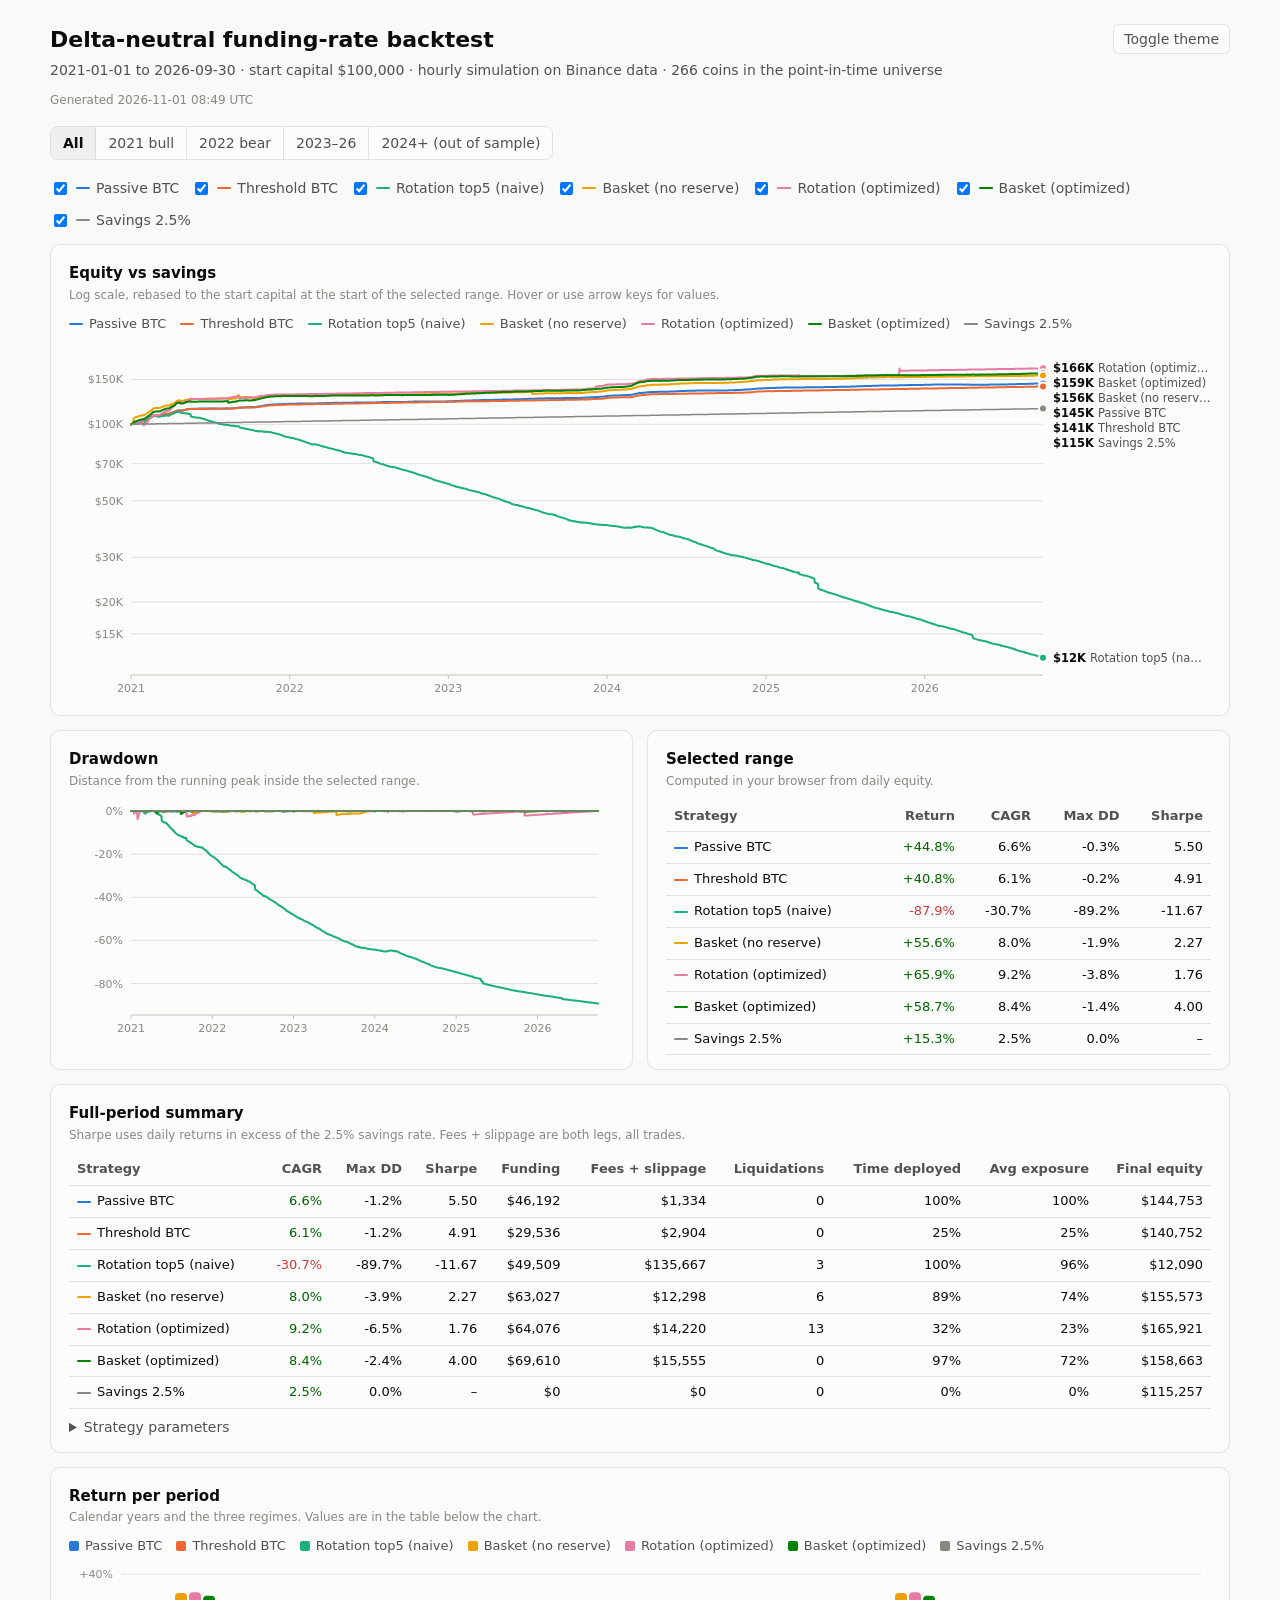
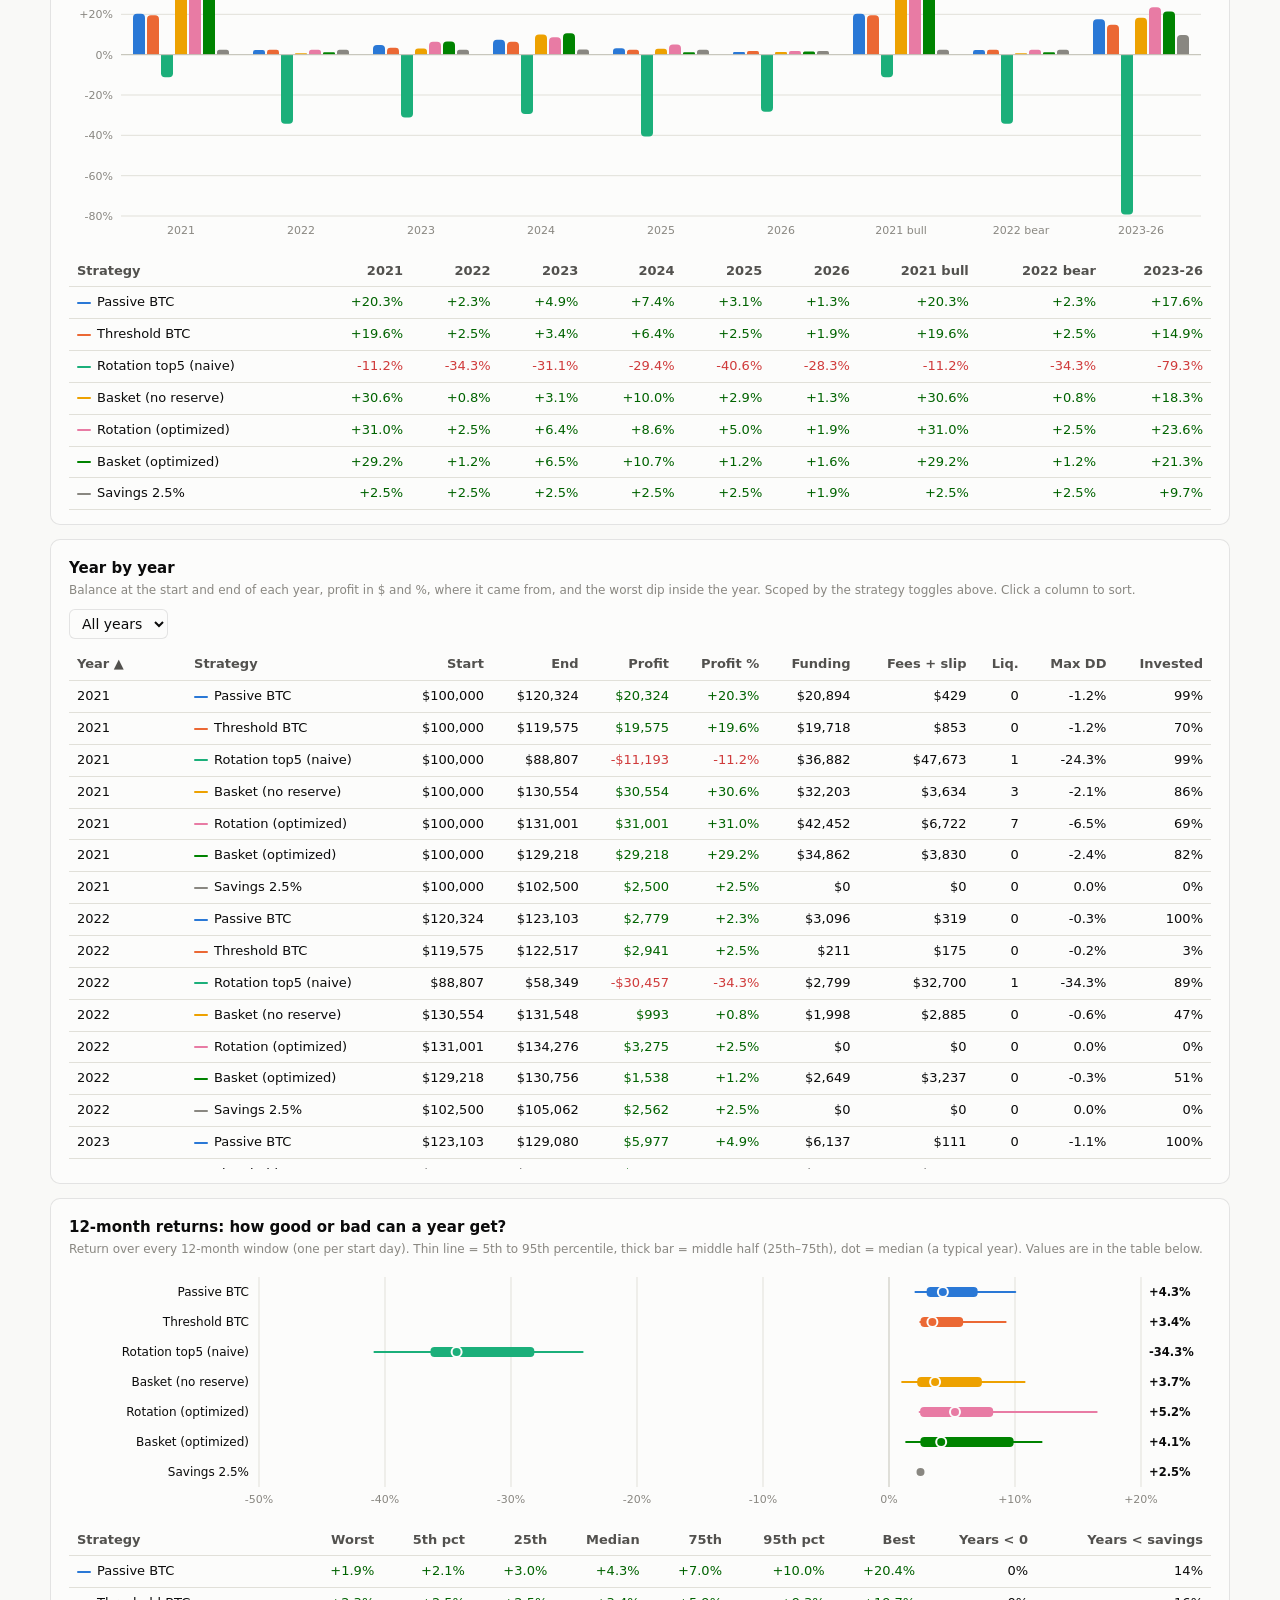
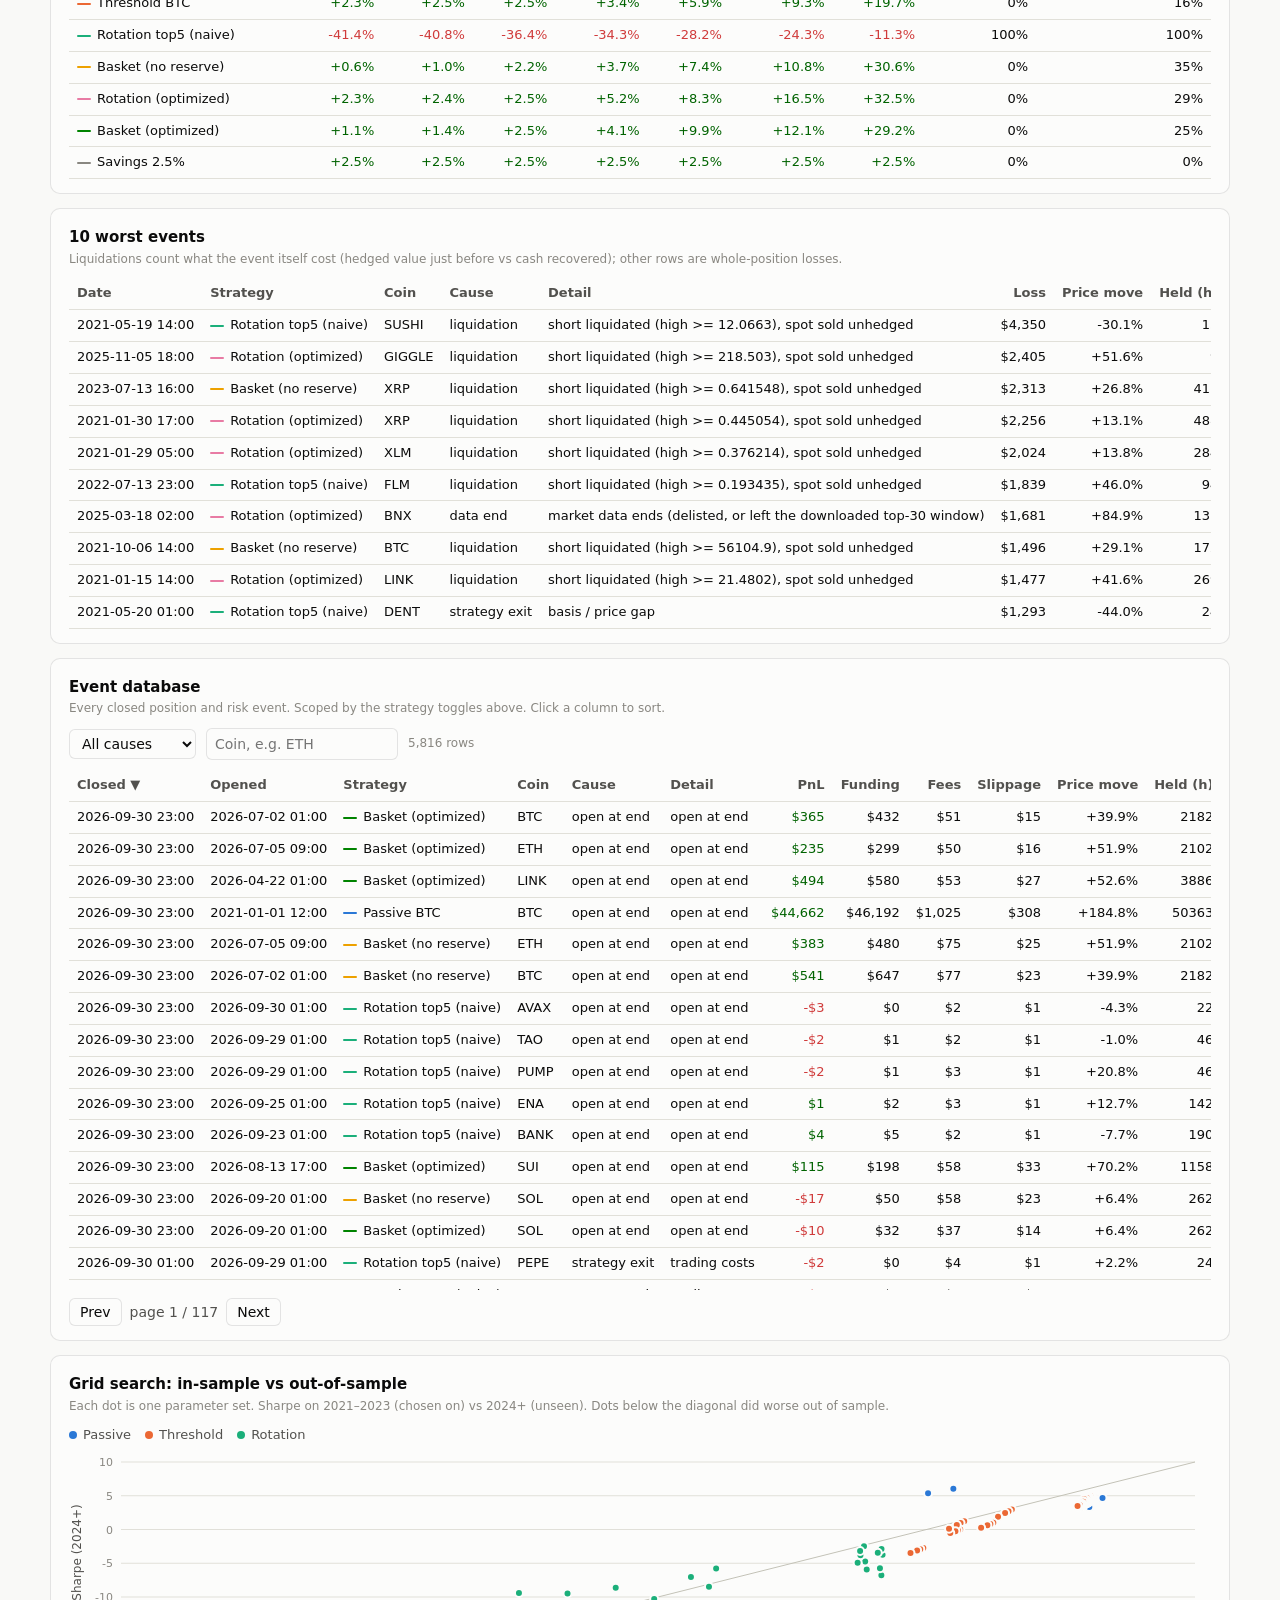
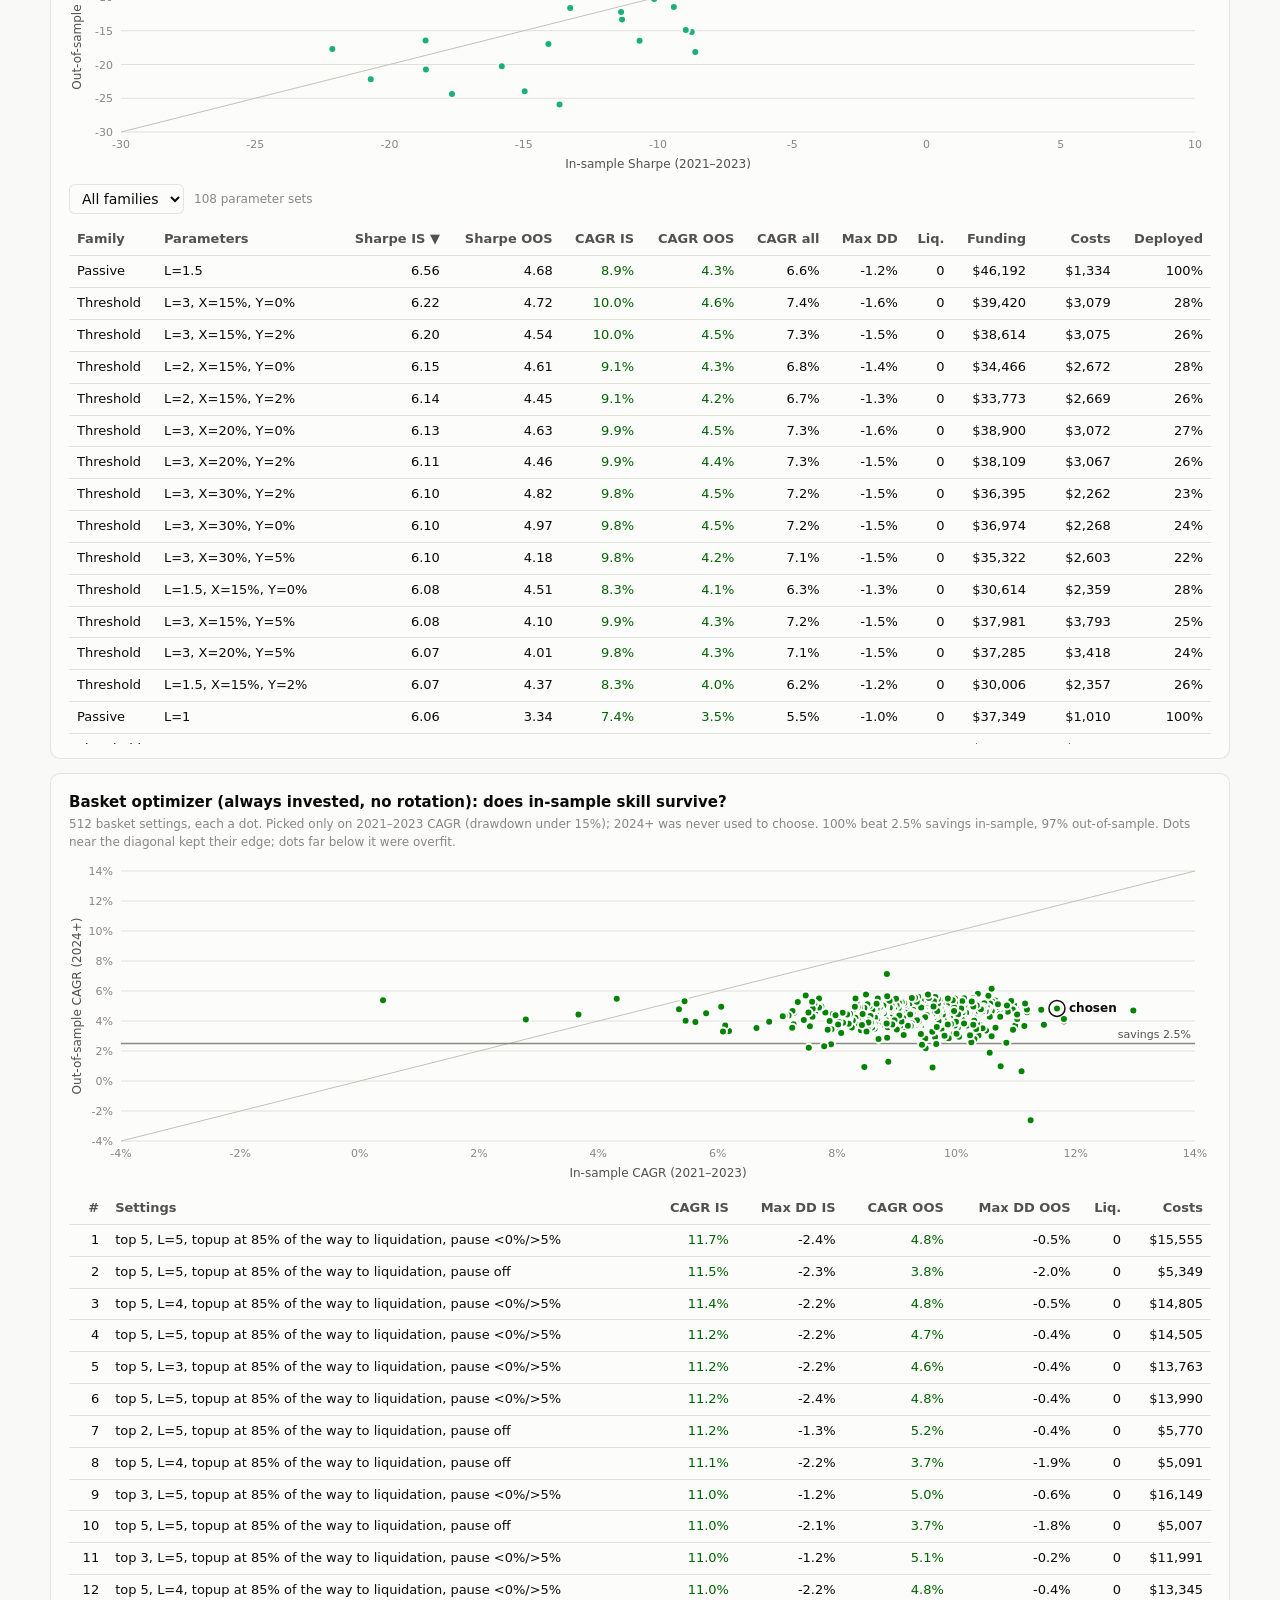
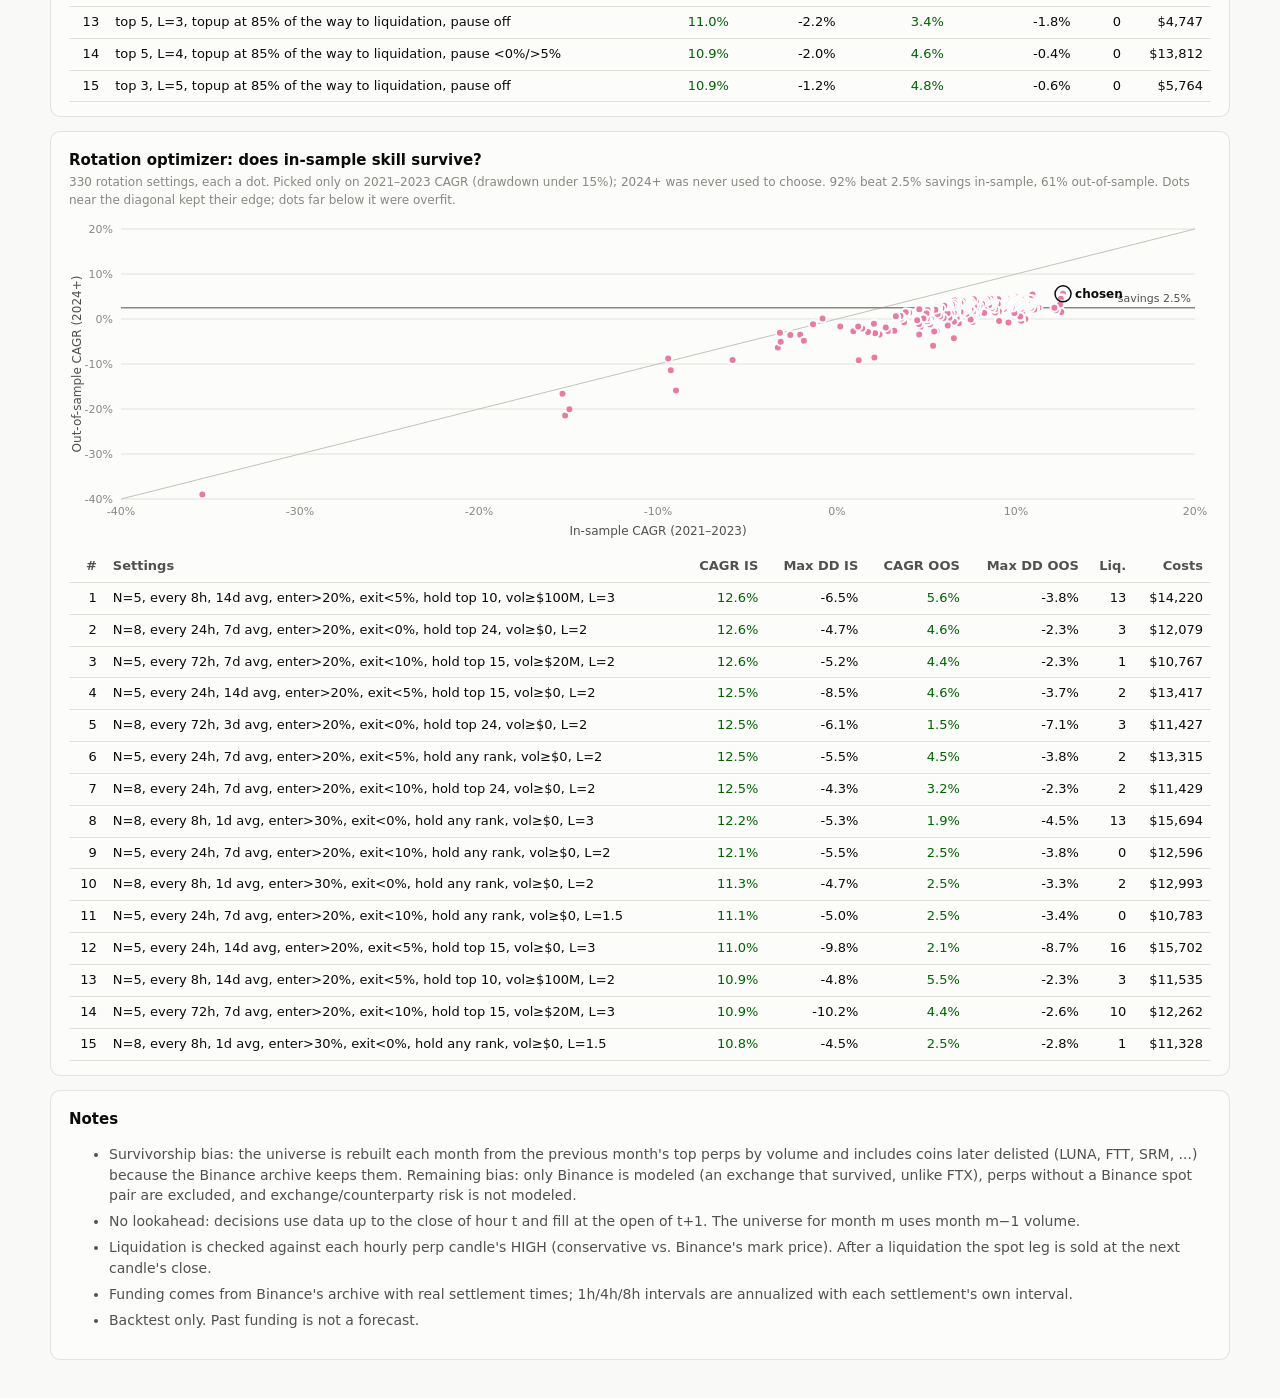
<file: index.html>
<!DOCTYPE html>
<html lang="en">
<head>
<meta charset="utf-8">
<meta name="viewport" content="width=device-width, initial-scale=1">
<title>Funding-rate backtest dashboard</title>
<!-- GitHub Pages serves this repo's root; the dashboard lives in docs/. -->
<meta http-equiv="refresh" content="0; url=docs/">
<link rel="canonical" href="docs/">
<script>location.replace("docs/" + location.search + location.hash);</script>
</head>
<body style="font-family: system-ui, sans-serif; padding: 24px;">
  <p>Opening the <a href="docs/">funding-rate backtest dashboard</a>…</p>
</body>
</html>
</file>
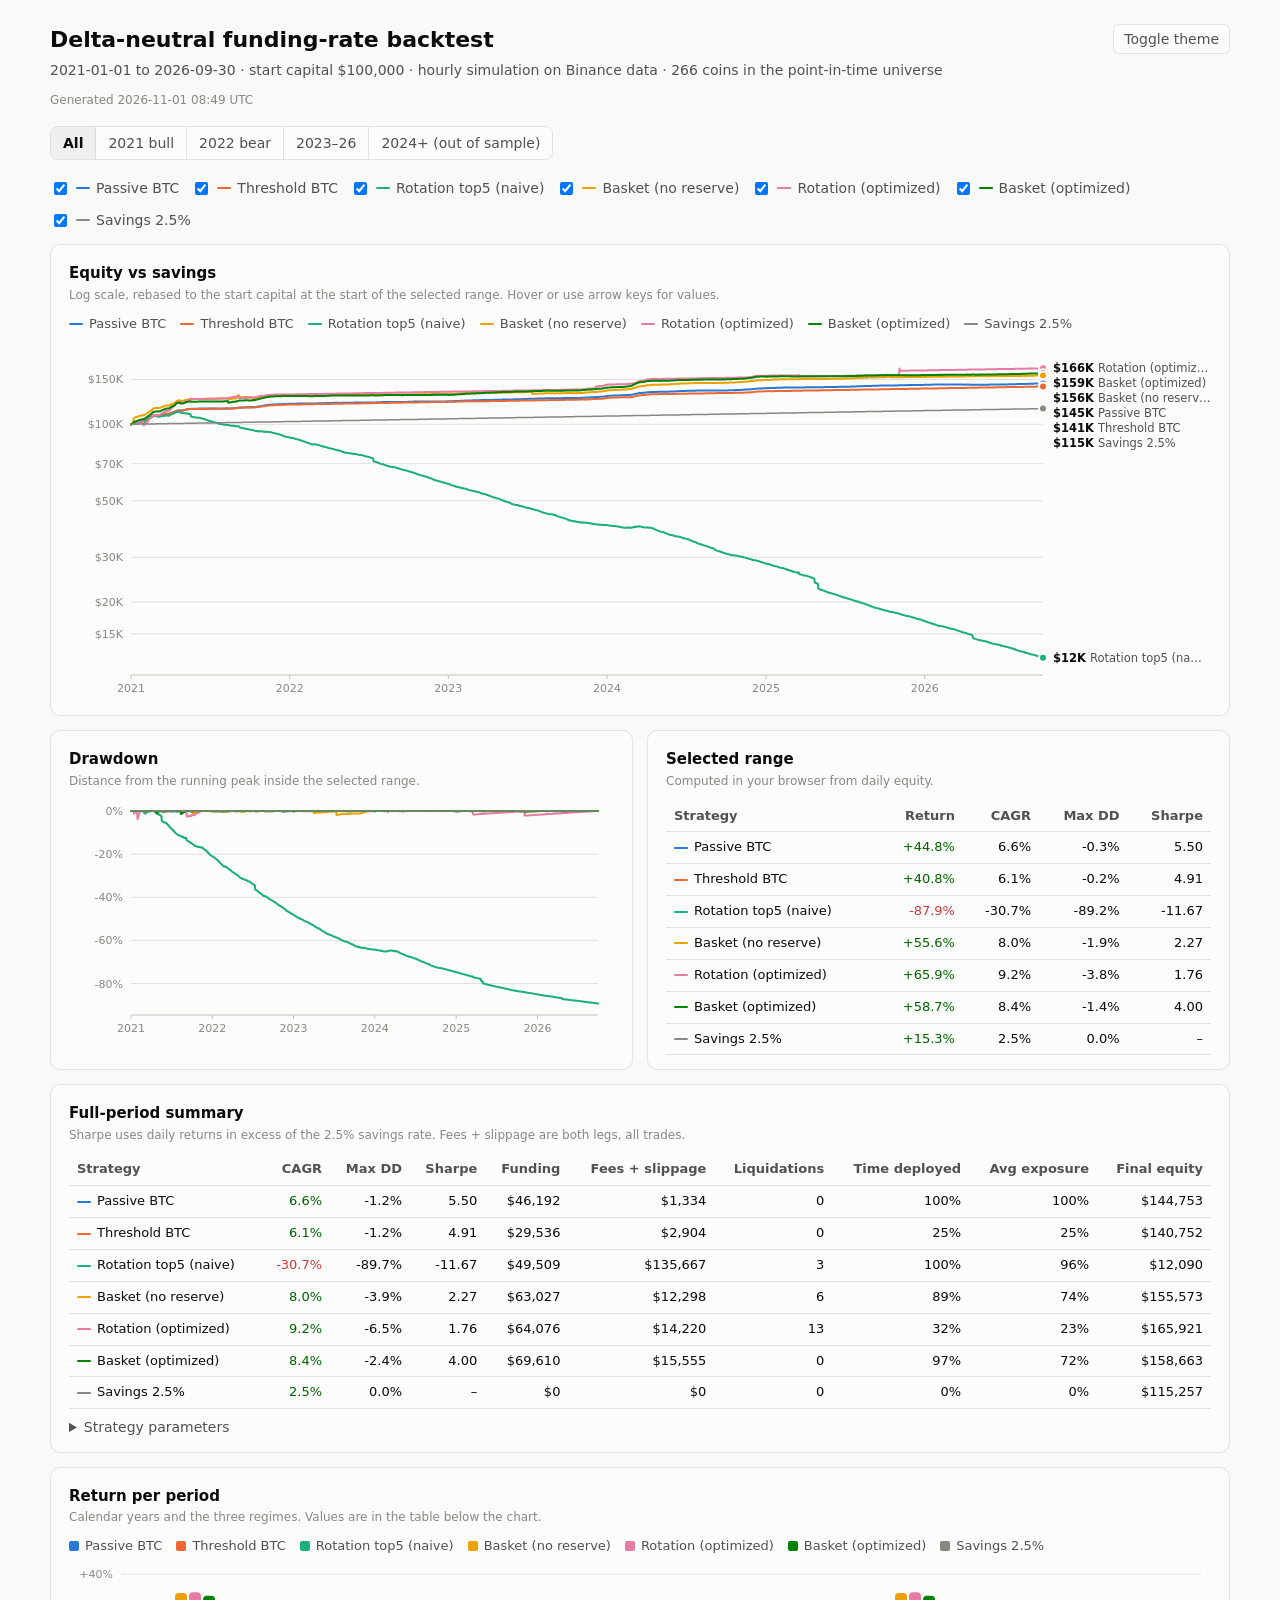
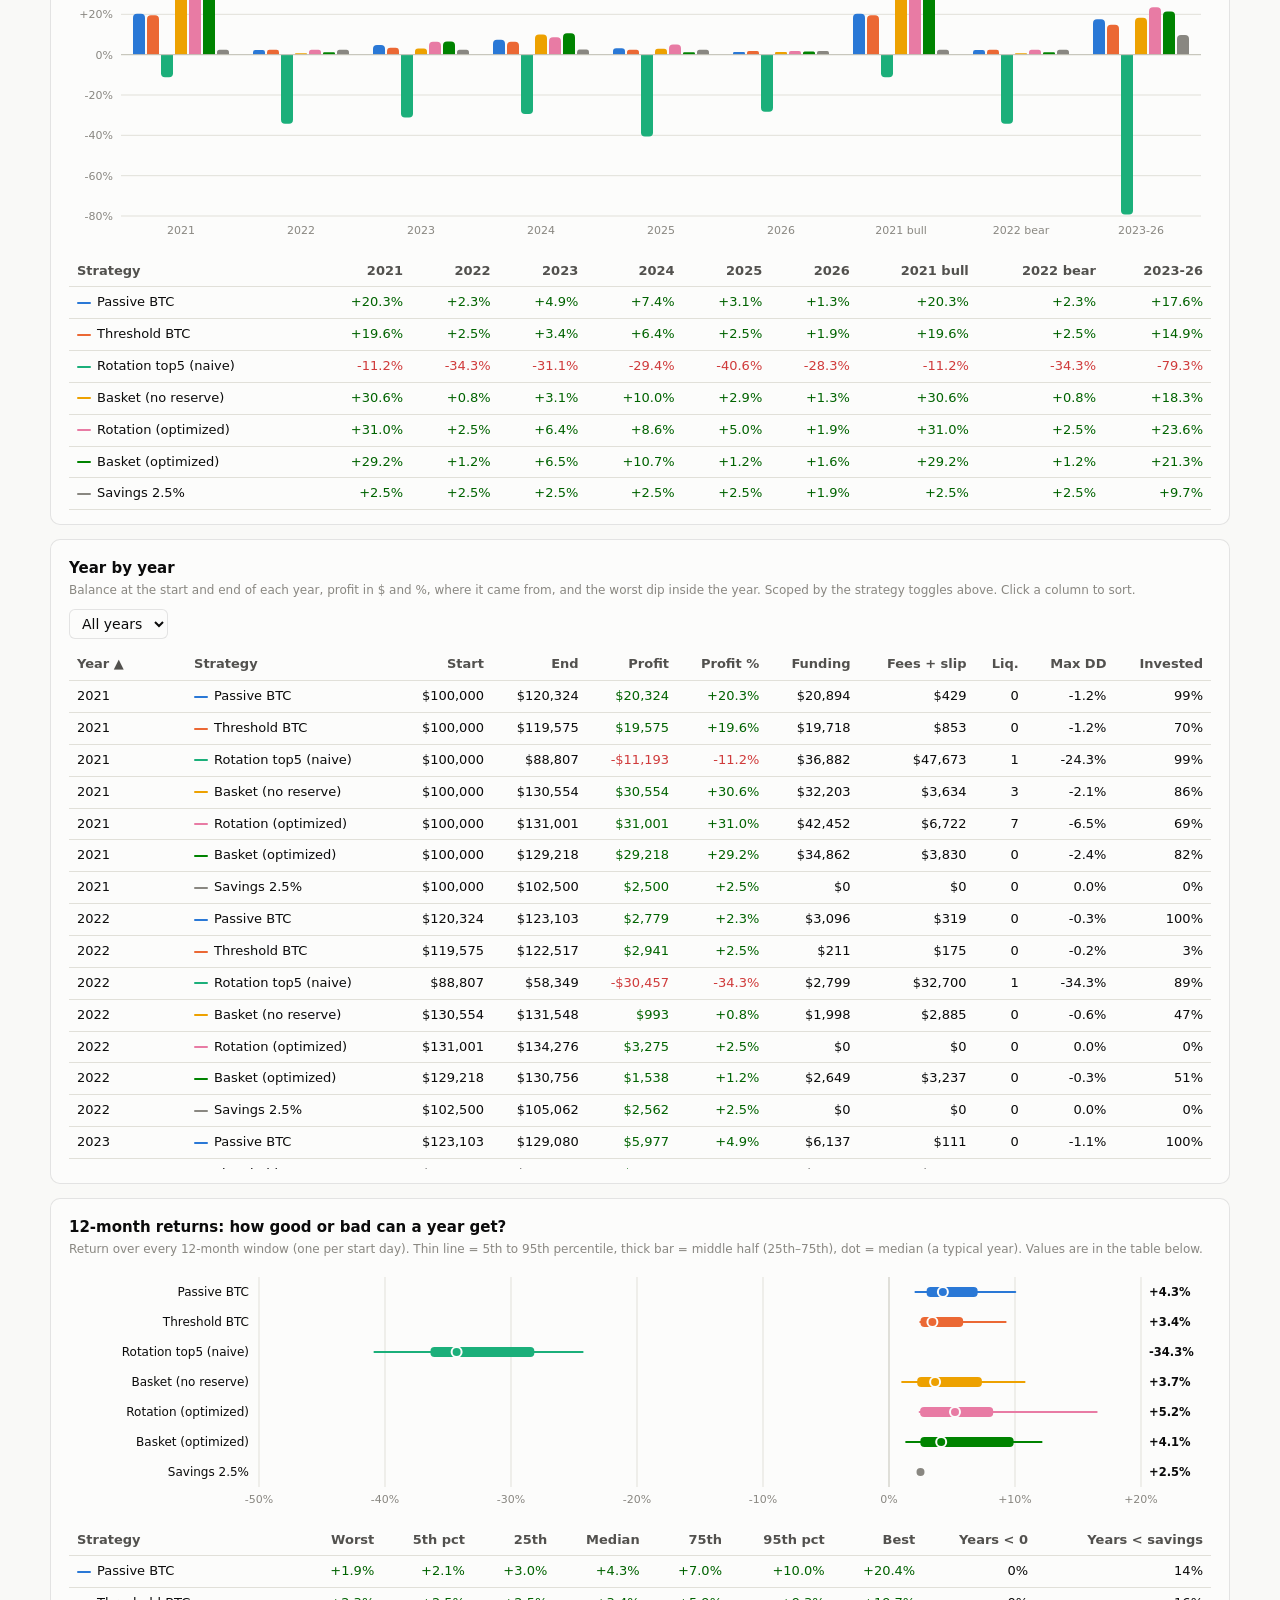
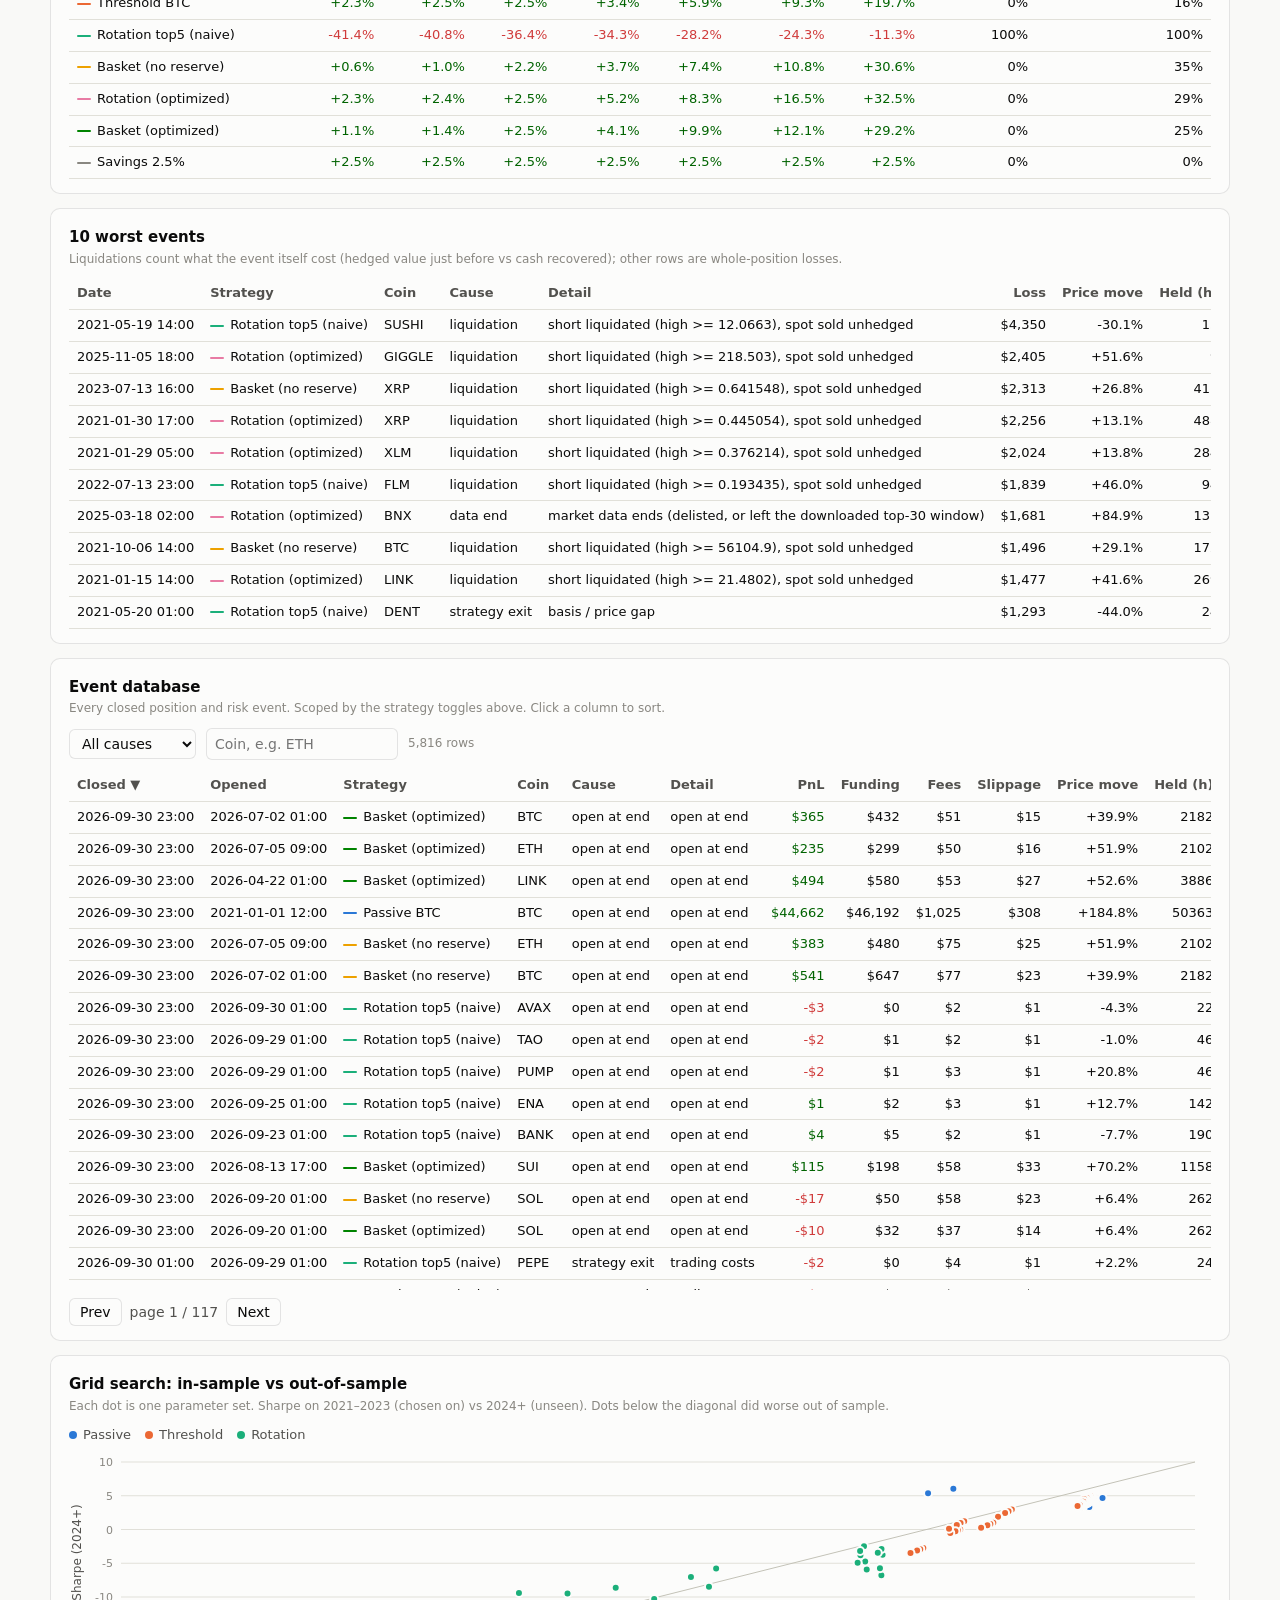
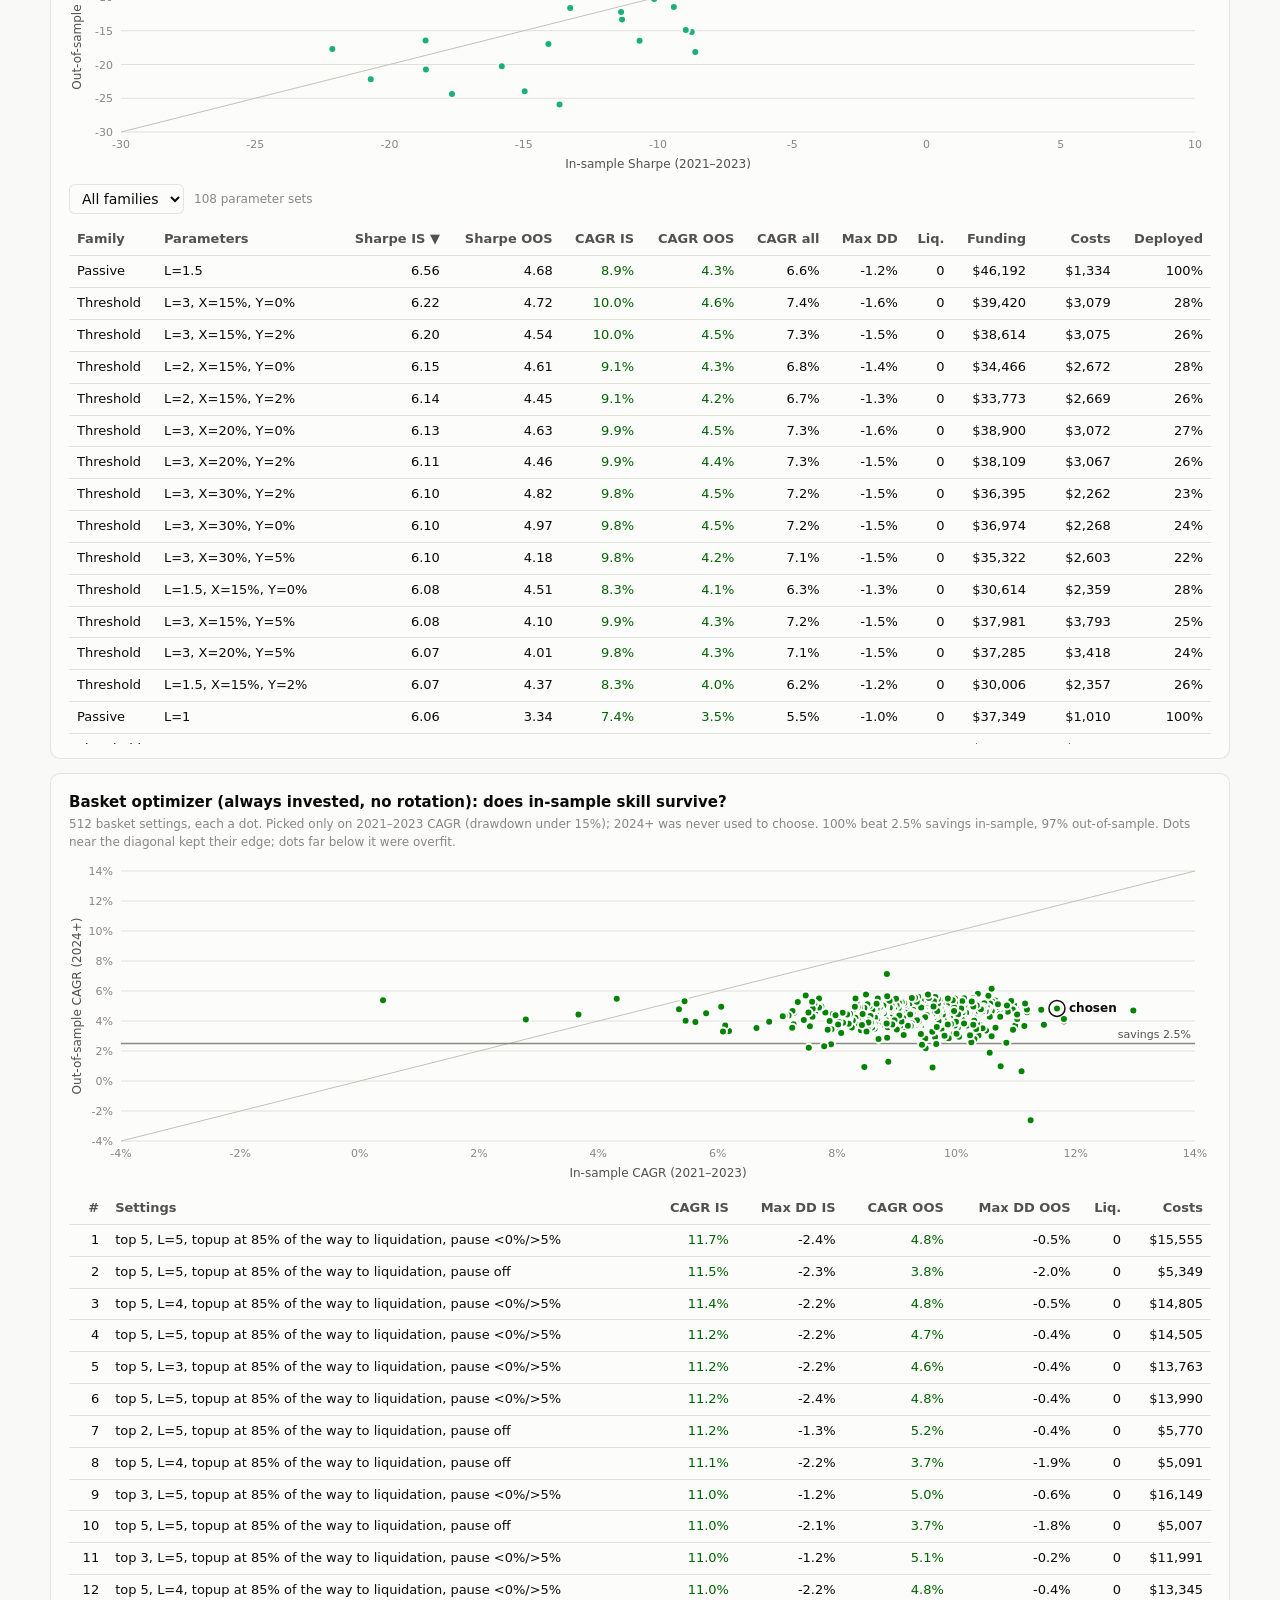
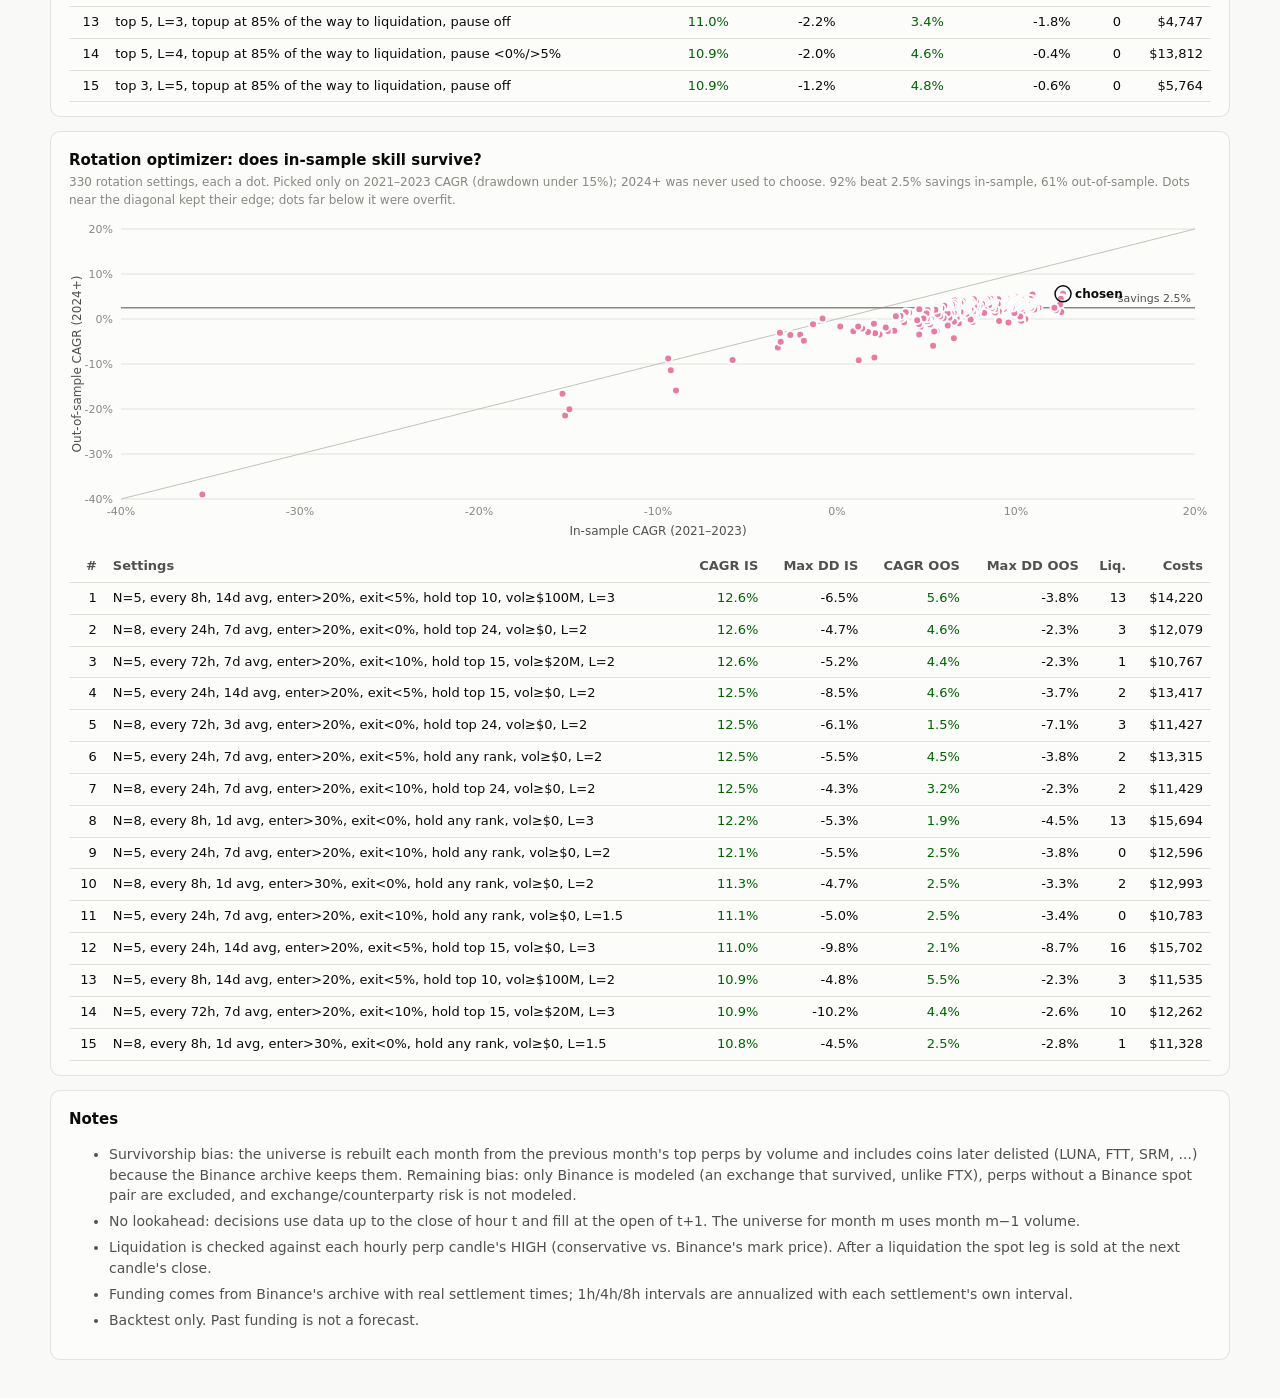
<file: docs/index.html>
<!DOCTYPE html>
<html lang="en">
<head>
<meta charset="utf-8">
<meta name="viewport" content="width=device-width, initial-scale=1">
<title>Funding-rate backtest dashboard</title>
<style>
  .viz-root {
    color-scheme: light;
    --page: #f9f9f7; --surface-1: #fcfcfb;
    --text-primary: #0b0b0b; --text-secondary: #52514e; --muted: #898781;
    --grid: #e1e0d9; --axis: #c3c2b7; --border: rgba(11,11,11,0.10); --wash: rgba(11,11,11,0.04);
    --s1: #2a78d6; --s2: #eb6834; --s3: #1baf7a; --s4: #eda100;
    --s5: #e87ba4; --s6: #008300; --s7: #6250d6; --s8: #e34948;
    --ref: #898781; --good: #006300; --critical: #d03b3b;
  }
  @media (prefers-color-scheme: dark) {
    :root:where(:not([data-theme="light"])) .viz-root {
      color-scheme: dark;
      --page: #0d0d0d; --surface-1: #1a1a19;
      --text-primary: #f0efec; --text-secondary: #c3c2b7; --muted: #898781;
      --grid: #2c2c2a; --axis: #383835; --border: rgba(255,255,255,0.10); --wash: rgba(255,255,255,0.05);
      --s1: #3987e5; --s2: #d95926; --s3: #199e70; --s4: #c98500;
      --s5: #d55181; --s6: #008300; --s7: #9085e9; --s8: #e66767;
      --ref: #898781; --good: #0ca30c; --critical: #e66767;
    }
  }
  :root[data-theme="dark"] .viz-root {
    color-scheme: dark;
    --page: #0d0d0d; --surface-1: #1a1a19;
    --text-primary: #f0efec; --text-secondary: #c3c2b7; --muted: #898781;
    --grid: #2c2c2a; --axis: #383835; --border: rgba(255,255,255,0.10); --wash: rgba(255,255,255,0.05);
    --s1: #3987e5; --s2: #d95926; --s3: #199e70; --s4: #c98500;
    --s5: #d55181; --s6: #008300; --s7: #9085e9; --s8: #e66767;
    --ref: #898781; --good: #0ca30c; --critical: #e66767;
  }
  * { box-sizing: border-box; }
  body { margin: 0; }
  .viz-root {
    background: var(--page); color: var(--text-primary); min-height: 100vh;
    font: 14px/1.45 system-ui, -apple-system, "Segoe UI", sans-serif; padding: 24px;
  }
  .wrap { max-width: 1180px; margin: 0 auto; }
  h1 { font-size: 22px; margin: 0 0 4px; font-weight: 650; }
  h2 { font-size: 15px; margin: 0 0 2px; font-weight: 600; }
  .sub { color: var(--text-secondary); margin: 0 0 4px; }
  .muted { color: var(--muted); font-size: 12px; }
  .card { background: var(--surface-1); border: 1px solid var(--border); border-radius: 10px;
          padding: 18px 18px 14px; margin: 14px 0; }
  .card > .muted { margin: 0 0 10px; }
  .filters { display: flex; flex-wrap: wrap; gap: 18px; align-items: center; margin: 16px 0 4px; }
  .seg { display: inline-flex; border: 1px solid var(--border); border-radius: 8px; overflow: hidden; }
  .seg button { background: var(--surface-1); color: var(--text-secondary); border: 0; padding: 6px 12px;
                font: inherit; cursor: pointer; border-right: 1px solid var(--border); }
  .seg button:last-child { border-right: 0; }
  .seg button:hover { background: var(--wash); }
  .seg button[aria-pressed="true"] { color: var(--text-primary); font-weight: 650; background: var(--wash); }
  .toggles { display: flex; flex-wrap: wrap; gap: 12px; }
  .toggles label { display: inline-flex; align-items: center; gap: 6px; cursor: pointer; color: var(--text-secondary); }
  .key { display: inline-block; width: 14px; height: 2px; border-radius: 1px; }
  .legend { display: flex; flex-wrap: wrap; gap: 14px; margin: 0 0 8px; color: var(--text-secondary); font-size: 13px; }
  .legend span { display: inline-flex; align-items: center; gap: 6px; }
  .legend .dot { width: 8px; height: 8px; border-radius: 50%; display: inline-block; }
  .legend .rect { width: 10px; height: 10px; border-radius: 2px; display: inline-block; }
  .chart { position: relative; width: 100%; }
  .chart svg { display: block; width: 100%; overflow: visible; }
  .chart:focus-visible { outline: 2px solid var(--s1); outline-offset: 2px; }
  .tip { position: absolute; pointer-events: none; background: var(--surface-1); border: 1px solid var(--border);
         border-radius: 8px; padding: 8px 10px; font-size: 12px; box-shadow: 0 4px 14px rgba(0,0,0,0.12);
         min-width: 150px; display: none; z-index: 5; white-space: nowrap; }
  .tip .t { color: var(--text-secondary); margin-bottom: 4px; }
  .tip .row { display: flex; align-items: center; gap: 8px; }
  .tip .row b { font-variant-numeric: tabular-nums; min-width: 70px; text-align: right; }
  .tip .row span:last-child { color: var(--text-secondary); }
  .grid2 { display: grid; grid-template-columns: 1fr 1fr; gap: 14px; }
  @media (max-width: 860px) { .grid2 { grid-template-columns: 1fr; } }
  .grid2 .card { margin: 0; }
  table { border-collapse: collapse; width: 100%; font-size: 13px; }
  th, td { padding: 6px 8px; border-bottom: 1px solid var(--grid); text-align: left; white-space: nowrap; }
  th { color: var(--text-secondary); font-weight: 600; position: sticky; top: 0; background: var(--surface-1); }
  th.sortable { cursor: pointer; user-select: none; }
  th.sortable:hover { color: var(--text-primary); }
  td.num, th.num { text-align: right; font-variant-numeric: tabular-nums; }
  td .key { margin-right: 6px; vertical-align: middle; }
  .neg { color: var(--critical); }
  .pos { color: var(--good); }
  .scroll { overflow: auto; max-height: 520px; }
  .tablebar { display: flex; flex-wrap: wrap; gap: 10px; align-items: center; margin: 0 0 10px; }
  select, input[type="search"] { font: inherit; color: var(--text-primary); background: var(--surface-1);
       border: 1px solid var(--border); border-radius: 6px; padding: 5px 8px; }
  .pager { display: flex; gap: 8px; align-items: center; margin-top: 8px; color: var(--text-secondary); }
  .pager button { font: inherit; background: var(--surface-1); color: var(--text-primary);
                  border: 1px solid var(--border); border-radius: 6px; padding: 3px 10px; cursor: pointer; }
  .notes li { margin-bottom: 6px; color: var(--text-secondary); }
  .themebtn { float: right; font: inherit; background: var(--surface-1); color: var(--text-secondary);
              border: 1px solid var(--border); border-radius: 6px; padding: 4px 10px; cursor: pointer; }
  details summary { cursor: pointer; color: var(--text-secondary); margin-top: 8px; }
</style>
</head>
<body>
<div class="viz-root">
<div class="wrap">
  <button class="themebtn" id="themeBtn" type="button">Toggle theme</button>
  <h1>Delta-neutral funding-rate backtest</h1>
  <p class="sub" id="subtitle"></p>
  <p class="muted" id="generated"></p>

  <div class="filters" role="group" aria-label="Filters">
    <div class="seg" id="rangeSeg" role="group" aria-label="Date range"></div>
    <div class="toggles" id="toggles" role="group" aria-label="Strategies"></div>
  </div>

  <div class="card">
    <h2>Equity vs savings</h2>
    <p class="muted">Log scale, rebased to the start capital at the start of the selected range. Hover or use arrow keys for values.</p>
    <div class="legend" id="eqLegend"></div>
    <div class="chart" id="eqChart" tabindex="0" aria-label="Equity chart"></div>
  </div>

  <div class="grid2">
    <div class="card">
      <h2>Drawdown</h2>
      <p class="muted">Distance from the running peak inside the selected range.</p>
      <div class="chart" id="ddChart" tabindex="0" aria-label="Drawdown chart"></div>
    </div>
    <div class="card">
      <h2>Selected range</h2>
      <p class="muted">Computed in your browser from daily equity.</p>
      <div id="rangeTable"></div>
    </div>
  </div>

  <div class="card">
    <h2>Full-period summary</h2>
    <p class="muted" id="summaryNote"></p>
    <div class="scroll" id="summaryTable"></div>
    <details><summary>Strategy parameters</summary><div class="scroll" id="paramsTable"></div></details>
  </div>

  <div class="card">
    <h2>Return per period</h2>
    <p class="muted">Calendar years and the three regimes. Values are in the table below the chart.</p>
    <div class="legend" id="perLegend"></div>
    <div class="chart" id="perChart" aria-label="Return per period chart"></div>
    <div class="scroll" id="perTable" style="margin-top:12px"></div>
  </div>

  <div class="card">
    <h2>Year by year</h2>
    <p class="muted">Balance at the start and end of each year, profit in $ and %, where it came from, and the worst dip inside the year. Scoped by the strategy toggles above. Click a column to sort.</p>
    <div class="tablebar"><select id="yearSel" aria-label="Year"></select></div>
    <div class="scroll" id="yearTable"></div>
  </div>

  <div class="card">
    <h2>12-month returns: how good or bad can a year get?</h2>
    <p class="muted">Return over every 12-month window (one per start day). Thin line = 5th to 95th percentile, thick bar = middle half (25th–75th), dot = median (a typical year). Values are in the table below.</p>
    <div class="chart" id="rollChart" aria-label="12-month return distribution"></div>
    <div class="scroll" id="rollTable" style="margin-top:12px"></div>
  </div>

  <div class="card">
    <h2>10 worst events</h2>
    <p class="muted">Liquidations count what the event itself cost (hedged value just before vs cash recovered); other rows are whole-position losses.</p>
    <div class="scroll" id="worstTable"></div>
  </div>

  <div class="card">
    <h2>Event database</h2>
    <p class="muted">Every closed position and risk event. Scoped by the strategy toggles above. Click a column to sort.</p>
    <div class="tablebar">
      <select id="causeSel" aria-label="Cause"></select>
      <input type="search" id="coinSearch" placeholder="Coin, e.g. ETH" aria-label="Coin search">
      <span class="muted" id="evCount"></span>
    </div>
    <div class="scroll" id="eventsTable"></div>
    <div class="pager"><button id="prevPg" type="button">Prev</button><span id="pgInfo"></span><button id="nextPg" type="button">Next</button></div>
  </div>

  <div class="card" id="gridCard">
    <h2>Grid search: in-sample vs out-of-sample</h2>
    <p class="muted">Each dot is one parameter set. Sharpe on 2021–2023 (chosen on) vs 2024+ (unseen). Dots below the diagonal did worse out of sample.</p>
    <div class="legend" id="gridLegend"></div>
    <div class="chart" id="gridChart" aria-label="Grid search scatter"></div>
    <div class="tablebar" style="margin-top:12px">
      <select id="famSel" aria-label="Family"></select>
      <span class="muted" id="gridCount"></span>
    </div>
    <div class="scroll" id="gridTable"></div>
  </div>

  <div class="card" id="optBasketCard">
    <h2>Basket optimizer (always invested, no rotation): does in-sample skill survive?</h2>
    <p class="muted" id="optBasketNote"></p>
    <div class="chart" id="optBasketChart" aria-label="Basket optimizer scatter"></div>
    <div class="scroll" id="optBasketTable" style="margin-top:12px"></div>
  </div>

  <div class="card" id="optCard">
    <h2>Rotation optimizer: does in-sample skill survive?</h2>
    <p class="muted" id="optNote"></p>
    <div class="chart" id="optChart" aria-label="Rotation optimizer scatter"></div>
    <div class="scroll" id="optTable" style="margin-top:12px"></div>
  </div>

  <div class="card">
    <h2>Notes</h2>
    <ul class="notes" id="notes"></ul>
  </div>
</div>
</div>

<script src="data.js"></script>
<script>
(function () {
  "use strict";
  const D = window.BACKTEST;
  const NS = "http://www.w3.org/2000/svg";
  const root = document.querySelector(".viz-root");
  if (!D) { document.getElementById("subtitle").textContent = "No data.js found. Run: python funding_backtest/run.py"; return; }

  // ------------------------------------------------------------------ helpers
  const css = (v) => getComputedStyle(root).getPropertyValue(v).trim();
  const ALL = D.strategies.concat([D.savings_name]);
  const colorOf = (name) => name === D.savings_name ? css("--ref") : css("--s" + (D.strategies.indexOf(name) % 8 + 1));
  const FAMILY_SLOT = { Passive: 1, Threshold: 2, Rotation: 3 };   // same hues as the matching strategies
  const pct = (v, d = 1) => v == null ? "–" : (Math.abs(v) < 5e-7 ? 0 : v * 100).toFixed(d).replace(/^-(0\.?0*)$/, "$1") + "%";
  const spct = (v, d = 1) => { if (v == null) return "–"; if (Math.abs(v) < 5e-7) v = 0; const t = (v * 100).toFixed(d); return (v > 0 && !/^0\.?0*$/.test(t) ? "+" : "") + t.replace(/^-(0\.?0*)$/, "$1") + "%"; };
  const usd = (v) => v == null ? "–" : (v < 0 ? "-$" : "$") + Math.abs(Math.round(v)).toLocaleString("en-US");
  const num = (v, d = 2) => v == null ? "–" : Number(v).toFixed(d);
  const compactUsd = (v) => v >= 1e6 ? "$" + (v / 1e6).toFixed(v >= 1e7 ? 0 : 1) + "M" : v >= 1e4 ? "$" + Math.round(v / 1e3) + "K" : "$" + Math.round(v).toLocaleString("en-US");
  function el(tag, attrs, parent) {
    const e = tag.startsWith("svg:") ? document.createElementNS(NS, tag.slice(4)) : document.createElement(tag);
    for (const k in (attrs || {})) {
      if (k === "text") e.textContent = attrs[k]; else e.setAttribute(k, attrs[k]);
    }
    if (parent) parent.appendChild(e);
    return e;
  }
  function niceStep(span, n) {
    const raw = span / Math.max(n, 1), p = Math.pow(10, Math.floor(Math.log10(raw)));
    const m = raw / p; return (m < 1.5 ? 1 : m < 3 ? 2 : m < 7 ? 5 : 10) * p;
  }

  // ------------------------------------------------------------------ state
  const RANGES = [
    ["all", "All", D.start, D.end], ["2021", "2021 bull", "2021-01-01", "2021-12-31"],
    ["2022", "2022 bear", "2022-01-01", "2022-12-31"], ["2023", "2023–26", "2023-01-01", D.end],
    ["oos", "2024+ (out of sample)", "2024-01-01", D.end],
  ];
  const state = { range: "all", hidden: new Set(), page: 0, sort: { key: "time", dir: -1 }, gridSort: { key: "sharpe_is", dir: -1 } };

  document.getElementById("subtitle").textContent =
    `${D.start} to ${D.end} · start capital ${usd(D.initial_capital)} · hourly simulation on Binance data · ${D.universe_coins} coins in the point-in-time universe`;
  document.getElementById("generated").textContent = "Generated " + D.generated;

  // ------------------------------------------------------------------ filter row
  const seg = document.getElementById("rangeSeg");
  RANGES.forEach(([key, label]) => {
    const b = el("button", { type: "button", text: label, "aria-pressed": key === state.range }, seg);
    b.addEventListener("click", () => { state.range = key; seg.querySelectorAll("button").forEach((x) => x.setAttribute("aria-pressed", x === b)); renderRange(); });
  });
  const tog = document.getElementById("toggles");
  ALL.forEach((name) => {
    const lab = el("label", {}, tog);
    const cb = el("input", { type: "checkbox" }, lab); cb.checked = true;
    const k = el("span", { class: "key" }, lab); k.dataset.series = name;
    el("span", { text: name }, lab);
    cb.addEventListener("change", () => { cb.checked ? state.hidden.delete(name) : state.hidden.add(name); state.page = 0; renderAll(); });
  });
  const visible = () => ALL.filter((n) => !state.hidden.has(n));

  function paintKeys() {
    document.querySelectorAll("[data-series]").forEach((k) => { k.style.background = colorOf(k.dataset.series); });
  }
  function legend(host, names, shape) {
    host.textContent = "";
    names.forEach((n) => { const s = el("span", {}, host); el("span", { class: shape || "key", style: "background:" + colorOf(n) }, s); el("span", { text: n }, s); });
  }

  // ------------------------------------------------------------------ data slicing
  function rangeSlice() {
    const [, , a, b] = RANGES.find((r) => r[0] === state.range);
    const dates = D.equity.dates;
    let i0 = dates.findIndex((d) => d >= a); let i1 = dates.length - 1;
    while (i1 > 0 && dates[i1] > b) i1--;
    return { i0: Math.max(i0, 0), i1 };
  }
  function seriesFor(names, { i0, i1 }) {
    return names.map((n) => {
      const raw = D.equity.series[n];
      const base = i0 > 0 ? raw[i0 - 1] : D.initial_capital;
      const v = raw.slice(i0, i1 + 1).map((x) => x == null ? null : x / base * D.initial_capital);
      return { name: n, values: v, base };
    });
  }

  // ------------------------------------------------------------------ line chart (crosshair + tooltip)
  function lineChart(host, dates, series, opt) {
    host.textContent = "";
    const W = Math.max(host.clientWidth, 320), H = opt.height || 340;
    const m = { l: 62, r: opt.endLabels ? 168 : 16, t: 10, b: 26 };
    const w = W - m.l - m.r, h = H - m.t - m.b, n = dates.length;
    const svg = el("svg:svg", { viewBox: `0 0 ${W} ${H}`, height: H, role: "img", "aria-label": opt.label || "chart" }, host);
    let lo = Infinity, hi = -Infinity;
    series.forEach((s) => s.values.forEach((v) => { if (v != null) { lo = Math.min(lo, v); hi = Math.max(hi, v); } }));
    if (opt.zeroTop) hi = 0;
    if (!isFinite(lo)) return;
    if (lo === hi) { lo -= 1; hi += 1; }
    const f = opt.log ? Math.log10 : (x) => x;
    let flo = f(lo), fhi = f(hi); const pad = (fhi - flo) * 0.06; flo -= pad; if (!opt.zeroTop) fhi += pad;
    const X = (i) => m.l + (n <= 1 ? 0 : i / (n - 1) * w);
    const Y = (v) => m.t + h - (f(v) - flo) / (fhi - flo) * h;
    // y ticks
    let ticks = [];
    if (opt.log) {
      for (let e = Math.floor(flo) - 1; e <= Math.ceil(fhi); e++) [1, 1.5, 2, 3, 5, 7].forEach((k) => { const v = k * Math.pow(10, e); if (f(v) >= flo && f(v) <= fhi) ticks.push(v); });
      while (ticks.length > 7) ticks = ticks.filter((_, i) => i % 2 === 0);
    } else {
      const st = niceStep(hi - lo, 5);
      for (let v = Math.ceil((opt.zeroTop ? lo : lo) / st) * st; v <= hi + 1e-12; v += st) ticks.push(v);
    }
    const g = el("svg:g", {}, svg);
    ticks.forEach((v) => {
      const y = Y(v);
      el("svg:line", { x1: m.l, x2: m.l + w, y1: y, y2: y, stroke: css("--grid"), "stroke-width": 1 }, g);
      el("svg:text", { x: m.l - 8, y: y + 4, "text-anchor": "end", fill: css("--muted"), "font-size": 11, text: opt.fmtY(v) }, g);
    });
    // x ticks: years, or quarters when the range is short
    const short = n < 500;
    dates.forEach((d, i) => {
      const md = d.slice(5);
      if (md === "01-01" || (short && (md === "04-01" || md === "07-01" || md === "10-01"))) {
        el("svg:line", { x1: X(i), x2: X(i), y1: m.t + h, y2: m.t + h + 4, stroke: css("--axis") }, g);
        el("svg:text", { x: X(i), y: m.t + h + 17, "text-anchor": "middle", fill: css("--muted"), "font-size": 11, text: short ? d.slice(0, 7) : d.slice(0, 4) }, g);
      }
    });
    el("svg:line", { x1: m.l, x2: m.l + w, y1: m.t + h, y2: m.t + h, stroke: css("--axis") }, g);
    // lines
    series.forEach((s) => {
      let d = "", pen = false;
      s.values.forEach((v, i) => { if (v == null) { pen = false; return; } d += (pen ? "L" : "M") + X(i).toFixed(1) + "," + Y(v).toFixed(1); pen = true; });
      el("svg:path", { d, fill: "none", stroke: colorOf(s.name), "stroke-width": s.name === D.savings_name ? 1.5 : 2, "stroke-linejoin": "round", "stroke-linecap": "round" }, svg);
    });
    // direct end labels (de-collided)
    if (opt.endLabels) {
      const labs = series.map((s) => { let i = s.values.length - 1; while (i > 0 && s.values[i] == null) i--; return { s, i, y: Y(s.values[i]) }; }).sort((a, b) => a.y - b.y);
      for (let k = 1; k < labs.length; k++) if (labs[k].y - labs[k - 1].y < 15) labs[k].y = labs[k - 1].y + 15;
      labs.forEach(({ s, i, y }) => {
        el("svg:circle", { cx: X(i), cy: Y(s.values[i]), r: 4, fill: colorOf(s.name), stroke: css("--surface-1"), "stroke-width": 2 }, svg);
        const t = el("svg:text", { x: m.l + w + 10, y: y + 4, "font-size": 11.5, fill: css("--text-primary") }, svg);
        el("svg:tspan", { "font-weight": 650, text: opt.fmtEnd(s.values[i]) + " " }, t);
        el("svg:tspan", { fill: css("--text-secondary"), text: s.name.length > 18 ? s.name.slice(0, 17) + "…" : s.name }, t);
      });
    }
    // hover layer
    const cross = el("svg:line", { y1: m.t, y2: m.t + h, stroke: css("--axis"), "stroke-width": 1, visibility: "hidden" }, svg);
    const dots = series.map((s) => el("svg:circle", { r: 4, fill: colorOf(s.name), stroke: css("--surface-1"), "stroke-width": 2, visibility: "hidden" }, svg));
    const tip = el("div", { class: "tip" }, host);
    const hit = el("svg:rect", { x: m.l, y: m.t, width: w, height: h, fill: "transparent" }, svg);
    let cur = -1;
    function show(i) {
      cur = Math.max(0, Math.min(n - 1, i));
      const x = X(cur);
      cross.setAttribute("x1", x); cross.setAttribute("x2", x); cross.setAttribute("visibility", "visible");
      tip.textContent = ""; el("div", { class: "t", text: dates[cur] }, tip);
      series.map((s, k) => ({ s, k, v: s.values[cur] })).sort((a, b) => (b.v ?? -1e18) - (a.v ?? -1e18)).forEach(({ s, k, v }) => {
        const d = dots[k];
        if (v == null) { d.setAttribute("visibility", "hidden"); return; }
        d.setAttribute("cx", x); d.setAttribute("cy", Y(v)); d.setAttribute("visibility", "visible");
        const row = el("div", { class: "row" }, tip);
        el("span", { class: "key", style: "background:" + colorOf(s.name) }, row);
        el("b", { text: opt.fmtTip(v) }, row); el("span", { text: s.name }, row);
      });
      tip.style.display = "block";
      const scale = host.clientWidth / W;
      const left = x * scale + 14, tw = tip.offsetWidth;
      tip.style.left = (left + tw > host.clientWidth ? x * scale - tw - 14 : left) + "px";
      tip.style.top = (m.t + 6) + "px";
    }
    function hide() { cross.setAttribute("visibility", "hidden"); dots.forEach((d) => d.setAttribute("visibility", "hidden")); tip.style.display = "none"; }
    hit.addEventListener("pointermove", (e) => { const r = svg.getBoundingClientRect(); const px = (e.clientX - r.left) * W / r.width; show(Math.round((px - m.l) / w * (n - 1))); });
    hit.addEventListener("pointerleave", hide);
    host.onkeydown = (e) => {
      if (e.key === "ArrowRight" || e.key === "ArrowLeft") { e.preventDefault(); const step = e.shiftKey ? 30 : 1; show((cur < 0 ? n - 1 : cur) + (e.key === "ArrowRight" ? step : -step)); }
      if (e.key === "Escape") hide();
    };
    host.onblur = hide;
  }

  // ------------------------------------------------------------------ grouped column chart
  function columnChart(host, groups, series, fmt) {
    host.textContent = "";
    const W = Math.max(host.clientWidth, 320), H = 280, m = { l: 52, r: 10, t: 10, b: 28 };
    const w = W - m.l - m.r, h = H - m.t - m.b;
    const svg = el("svg:svg", { viewBox: `0 0 ${W} ${H}`, height: H }, host);
    let lo = 0, hi = 0;
    series.forEach((s) => s.values.forEach((v) => { if (v != null) { lo = Math.min(lo, v); hi = Math.max(hi, v); } }));
    const st = niceStep(hi - lo || 1, 5); lo = Math.floor(lo / st) * st; hi = Math.ceil(hi / st) * st;
    const Y = (v) => m.t + h - (v - lo) / (hi - lo) * h;
    for (let v = lo; v <= hi + 1e-9; v += st) {
      el("svg:line", { x1: m.l, x2: m.l + w, y1: Y(v), y2: Y(v), stroke: css("--grid") }, svg);
      el("svg:text", { x: m.l - 8, y: Y(v) + 4, "text-anchor": "end", fill: css("--muted"), "font-size": 11, text: spct(v, 0) }, svg);
    }
    const gw = w / groups.length, ns = series.length;
    const bw = Math.min(24, (gw * 0.8 - (ns - 1) * 2) / ns);
    const tip = el("div", { class: "tip" }, host);
    groups.forEach((gname, gi) => {
      const x0 = m.l + gi * gw + (gw - (ns * bw + (ns - 1) * 2)) / 2;
      el("svg:text", { x: m.l + gi * gw + gw / 2, y: m.t + h + 18, "text-anchor": "middle", fill: css("--muted"), "font-size": 11, text: gname }, svg);
      series.forEach((s, si) => {
        const v = s.values[gi]; if (v == null) return;
        const x = x0 + si * (bw + 2), y0 = Y(0), y1 = Y(v), r = Math.min(4, Math.abs(y1 - y0) / 2, bw / 2);
        const up = v >= 0, top = Math.min(y0, y1), bot = Math.max(y0, y1);
        const d = up
          ? `M${x},${bot}V${top + r}Q${x},${top} ${x + r},${top}H${x + bw - r}Q${x + bw},${top} ${x + bw},${top + r}V${bot}Z`
          : `M${x},${top}V${bot - r}Q${x},${bot} ${x + r},${bot}H${x + bw - r}Q${x + bw},${bot} ${x + bw},${bot - r}V${top}Z`;
        const p = el("svg:path", { d, fill: colorOf(s.name), tabindex: 0 }, svg);
        const hitR = el("svg:rect", { x: x - 1, y: Math.min(top, y0 - 12) - 6, width: bw + 2, height: Math.max(bot - top, 12) + 12, fill: "transparent" }, svg);
        const on = () => {
          p.setAttribute("opacity", 0.75);
          tip.textContent = ""; el("div", { class: "t", text: gname }, tip);
          const row = el("div", { class: "row" }, tip); el("span", { class: "key", style: "background:" + colorOf(s.name) }, row);
          el("b", { text: fmt(v) }, row); el("span", { text: s.name }, row);
          tip.style.display = "block";
          const sc = host.clientWidth / W; let left = (x + bw + 8) * sc; if (left + tip.offsetWidth > host.clientWidth) left = x * sc - tip.offsetWidth - 8;
          tip.style.left = left + "px"; tip.style.top = Math.max(0, top * sc - 10) + "px";
        };
        const off = () => { p.removeAttribute("opacity"); tip.style.display = "none"; };
        [p, hitR].forEach((t) => { t.addEventListener("pointerenter", on); t.addEventListener("pointerleave", off); });
        p.addEventListener("focus", on); p.addEventListener("blur", off);
      });
    });
    el("svg:line", { x1: m.l, x2: m.l + w, y1: Y(0), y2: Y(0), stroke: css("--axis") }, svg);
  }

  // ------------------------------------------------------------------ scatter (nearest-point hover)
  // opt: {xLabel, yLabel, tick(v), color(p), tipRows(p) -> [[value, label]], refY, refYLabel}
  function scatter(host, pts, opt) {
    host.textContent = "";
    const W = Math.max(host.clientWidth, 320), H = 320, m = { l: 52, r: 16, t: 10, b: 40 };
    const w = W - m.l - m.r, h = H - m.t - m.b;
    const svg = el("svg:svg", { viewBox: `0 0 ${W} ${H}`, height: H }, host);
    const xs = pts.map((p) => p.x), ys = pts.map((p) => p.y);
    let lo = Math.min(...xs, ...ys), hi = Math.max(...xs, ...ys); const st = niceStep(hi - lo || 1, 6);
    lo = Math.floor(lo / st) * st; hi = Math.ceil(hi / st) * st;
    const X = (v) => m.l + (v - lo) / (hi - lo) * w, Y = (v) => m.t + h - (v - lo) / (hi - lo) * h;
    for (let v = lo; v <= hi + 1e-9; v += st) {
      el("svg:line", { x1: m.l, x2: m.l + w, y1: Y(v), y2: Y(v), stroke: css("--grid") }, svg);
      el("svg:text", { x: m.l - 8, y: Y(v) + 4, "text-anchor": "end", fill: css("--muted"), "font-size": 11, text: opt.tick(v) }, svg);
      el("svg:text", { x: X(v), y: m.t + h + 16, "text-anchor": "middle", fill: css("--muted"), "font-size": 11, text: opt.tick(v) }, svg);
    }
    el("svg:text", { x: m.l + w / 2, y: H - 4, "text-anchor": "middle", fill: css("--text-secondary"), "font-size": 12, text: opt.xLabel }, svg);
    el("svg:text", { x: 12, y: m.t + h / 2, "text-anchor": "middle", fill: css("--text-secondary"), "font-size": 12, transform: `rotate(-90 12 ${m.t + h / 2})`, text: opt.yLabel }, svg);
    el("svg:line", { x1: X(lo), y1: Y(lo), x2: X(hi), y2: Y(hi), stroke: css("--axis") }, svg);
    if (opt.refY != null && opt.refY > lo && opt.refY < hi) {
      el("svg:line", { x1: m.l, x2: m.l + w, y1: Y(opt.refY), y2: Y(opt.refY), stroke: css("--ref"), "stroke-width": 1.5 }, svg);
      el("svg:text", { x: m.l + w - 4, y: Y(opt.refY) - 6, "text-anchor": "end", fill: css("--text-secondary"), "font-size": 11, text: opt.refYLabel }, svg);
    }
    pts.forEach((p) => { p.cx = X(p.x); p.cy = Y(p.y); el("svg:circle", { cx: p.cx, cy: p.cy, r: 4, fill: opt.color(p), stroke: css("--surface-1"), "stroke-width": 2 }, svg); });
    pts.filter((p) => p.highlight).forEach((p) => {
      el("svg:circle", { cx: p.cx, cy: p.cy, r: 8, fill: "none", stroke: css("--text-primary"), "stroke-width": 1.5 }, svg);
      el("svg:text", { x: p.cx + 12, y: p.cy + 4, fill: css("--text-primary"), "font-size": 12, "font-weight": 650, text: p.highlight }, svg);
    });
    const ring = el("svg:circle", { r: 7, fill: "none", stroke: css("--text-primary"), "stroke-width": 1.5, visibility: "hidden" }, svg);
    const tip = el("div", { class: "tip" }, host);
    const hit = el("svg:rect", { x: 0, y: 0, width: W, height: H, fill: "transparent" }, svg);
    hit.addEventListener("pointermove", (e) => {
      const r = svg.getBoundingClientRect(), px = (e.clientX - r.left) * W / r.width, py = (e.clientY - r.top) * H / r.height;
      let best = null, bd = 24 * 24;
      pts.forEach((p) => { const d = (p.cx - px) ** 2 + (p.cy - py) ** 2; if (d < bd) { bd = d; best = p; } });
      if (!best) { ring.setAttribute("visibility", "hidden"); tip.style.display = "none"; return; }
      ring.setAttribute("cx", best.cx); ring.setAttribute("cy", best.cy); ring.setAttribute("visibility", "visible");
      tip.textContent = ""; el("div", { class: "t", text: best.label }, tip);
      opt.tipRows(best).forEach(([v, k]) => {
        const row = el("div", { class: "row" }, tip); el("b", { text: v }, row); el("span", { text: k }, row);
      });
      tip.style.display = "block";
      const sc = host.clientWidth / W; let left = best.cx * sc + 12; if (left + tip.offsetWidth > host.clientWidth) left = best.cx * sc - tip.offsetWidth - 12;
      tip.style.left = left + "px"; tip.style.top = Math.max(0, best.cy * sc - 20) + "px";
    });
    hit.addEventListener("pointerleave", () => { ring.setAttribute("visibility", "hidden"); tip.style.display = "none"; });
  }

  // ------------------------------------------------------------------ tables
  function table(host, cols, rows, sortState, onSort) {
    host.textContent = "";
    const t = el("table", {}, host), thead = el("thead", {}, t), tr = el("tr", {}, thead);
    cols.forEach((c) => {
      const th = el("th", { class: (c.num ? "num " : "") + (onSort ? "sortable" : ""), text: c.label + (sortState && sortState.key === c.key ? (sortState.dir > 0 ? " ▲" : " ▼") : "") }, tr);
      if (onSort) th.addEventListener("click", () => onSort(c.key));
    });
    const tb = el("tbody", {}, t);
    rows.forEach((r) => {
      const row = el("tr", {}, tb);
      cols.forEach((c) => {
        const td = el("td", { class: c.num ? "num" : "" }, row);
        if (c.series) el("span", { class: "key", style: "background:" + colorOf(r[c.key]) }, td);
        td.appendChild(document.createTextNode(c.fmt ? c.fmt(r[c.key], r) : (r[c.key] ?? "–")));
        if (c.sign && r[c.key] != null) td.classList.add(r[c.key] < 0 ? "neg" : "pos");
      });
    });
  }
  function sortRows(rows, s) {
    return rows.slice().sort((a, b) => { const x = a[s.key], y = b[s.key]; if (x == null) return 1; if (y == null) return -1; return (x < y ? -1 : x > y ? 1 : 0) * s.dir; });
  }

  // ------------------------------------------------------------------ sections
  function renderRange() {
    const sl = rangeSlice(), names = visible();
    const dates = D.equity.dates.slice(sl.i0, sl.i1 + 1);
    const ser = seriesFor(names, sl);
    legend(document.getElementById("eqLegend"), names);
    lineChart(document.getElementById("eqChart"), dates, ser, { log: true, endLabels: true, height: 360, fmtY: compactUsd, fmtEnd: compactUsd, fmtTip: usd, label: "Equity" });
    const dd = ser.map((s) => { let pk = -Infinity; return { name: s.name, values: s.values.map((v) => { if (v == null) return null; pk = Math.max(pk, v); return v / pk - 1; }) }; });
    lineChart(document.getElementById("ddChart"), dates, dd, { zeroTop: true, height: 240, fmtY: (v) => pct(v, 0), fmtTip: (v) => pct(v, 2), label: "Drawdown" });
    // range metrics
    const rf = Math.pow(1.025, 1 / 365) - 1;
    const rows = ser.map((s) => {
      const vals = [s.base].concat(s.values.map((v) => v / D.initial_capital * s.base)).filter((v) => v != null);
      const tot = vals[vals.length - 1] / vals[0] - 1, yrs = (vals.length - 1) / 365;
      let pk = -Infinity, mdd = 0; vals.forEach((v) => { pk = Math.max(pk, v); mdd = Math.min(mdd, v / pk - 1); });
      const r = vals.slice(1).map((v, i) => v / vals[i] - 1), mu = r.reduce((a, b) => a + b, 0) / r.length;
      const sd = Math.sqrt(r.reduce((a, b) => a + (b - mu) ** 2, 0) / Math.max(r.length - 1, 1));
      return { strategy: s.name, ret: tot, cagr: Math.pow(1 + tot, 1 / yrs) - 1, mdd, sharpe: sd > 1e-6 ? (mu - rf) / sd * Math.sqrt(365) : null };
    });
    table(document.getElementById("rangeTable"), [
      { key: "strategy", label: "Strategy", series: true }, { key: "ret", label: "Return", num: true, fmt: (v) => spct(v), sign: true },
      { key: "cagr", label: "CAGR", num: true, fmt: (v) => pct(v) }, { key: "mdd", label: "Max DD", num: true, fmt: (v) => pct(v) },
      { key: "sharpe", label: "Sharpe", num: true, fmt: (v) => num(v) }], rows);
  }

  function renderSummary() {
    const names = new Set(visible());
    const rows = D.summary.filter((r) => names.has(r.strategy));
    document.getElementById("summaryNote").textContent = "Sharpe uses daily returns in excess of the 2.5% savings rate. Fees + slippage are both legs, all trades.";
    table(document.getElementById("summaryTable"), [
      { key: "strategy", label: "Strategy", series: true }, { key: "CAGR", label: "CAGR", num: true, fmt: (v) => pct(v), sign: true },
      { key: "Max drawdown", label: "Max DD", num: true, fmt: (v) => pct(v) }, { key: "Sharpe", label: "Sharpe", num: true, fmt: (v) => num(v) },
      { key: "Funding earned", label: "Funding", num: true, fmt: usd }, { key: "Fees + slippage", label: "Fees + slippage", num: true, fmt: usd },
      { key: "Liquidations", label: "Liquidations", num: true }, { key: "Time deployed", label: "Time deployed", num: true, fmt: (v) => pct(v, 0) },
      { key: "Avg exposure", label: "Avg exposure", num: true, fmt: (v) => pct(v, 0) }, { key: "Final equity", label: "Final equity", num: true, fmt: usd }], rows);
    const prow = D.strategies.filter((n) => names.has(n)).map((n) => ({ strategy: n, p: Object.entries(D.params[n]).map(([k, v]) => k + "=" + v).join(", ") }));
    table(document.getElementById("paramsTable"), [{ key: "strategy", label: "Strategy", series: true }, { key: "p", label: "Parameters" }], prow);
  }

  function renderPeriods() {
    const names = visible();
    const groups = [...new Set(D.periods.map((r) => r.period))];
    const val = (n, g) => { const r = D.periods.find((x) => x.strategy === n && x.period === g); return r ? r["Total return"] : null; };
    legend(document.getElementById("perLegend"), names, "rect");
    columnChart(document.getElementById("perChart"), groups, names.map((n) => ({ name: n, values: groups.map((g) => val(n, g)) })), (v) => spct(v));
    const rows = names.map((n) => { const r = { strategy: n }; groups.forEach((g) => r[g] = val(n, g)); return r; });
    table(document.getElementById("perTable"), [{ key: "strategy", label: "Strategy", series: true }].concat(groups.map((g) => ({ key: g, label: g, num: true, fmt: (v) => spct(v), sign: true }))), rows);
  }

  // ------------------------------------------------------------------ year by year
  const yearSel = document.getElementById("yearSel");
  ["All years"].concat([...new Set((D.years || []).map((r) => String(r.year)))]).forEach((y) => el("option", { value: y, text: y }, yearSel));
  yearSel.addEventListener("change", () => renderYears());
  state.yearSort = { key: "year", dir: 1 };
  function renderYears() {
    const names = new Set(visible()), y = yearSel.value;
    let rows = (D.years || []).filter((r) => names.has(r.strategy) && (y === "All years" || String(r.year) === y))
      .map((r) => ({ ...r, yearLabel: r.months >= 12 ? String(r.year) : `${r.year} (${r.months} mo)`, order: ALL.indexOf(r.strategy) }));
    rows = rows.slice().sort((a, b) => {
      const k = state.yearSort.key, x = a[k], z = b[k];
      if (x !== z) return (x < z ? -1 : 1) * state.yearSort.dir;
      return a.order - b.order;
    });
    table(document.getElementById("yearTable"), [
      { key: "year", label: "Year", fmt: (v, r) => r.yearLabel }, { key: "strategy", label: "Strategy", series: true },
      { key: "start", label: "Start", num: true, fmt: usd }, { key: "end", label: "End", num: true, fmt: usd },
      { key: "profit", label: "Profit", num: true, fmt: usd, sign: true }, { key: "profit_pct", label: "Profit %", num: true, fmt: (v) => spct(v), sign: true },
      { key: "funding", label: "Funding", num: true, fmt: usd }, { key: "costs", label: "Fees + slip", num: true, fmt: usd },
      { key: "liquidations", label: "Liq.", num: true }, { key: "max_dd", label: "Max DD", num: true, fmt: (v) => pct(v) },
      { key: "exposure", label: "Invested", num: true, fmt: (v) => pct(v, 0) }], rows, state.yearSort,
      (k) => { state.yearSort = { key: k, dir: state.yearSort.key === k ? -state.yearSort.dir : (k === "year" || k === "strategy" ? 1 : -1) }; renderYears(); });
  }

  // ------------------------------------------------------------------ 12-month distribution (range chart)
  function renderRolling() {
    const names = visible();
    const rows = (D.rolling12 || []).filter((r) => names.includes(r.strategy)).sort((a, b) => ALL.indexOf(a.strategy) - ALL.indexOf(b.strategy));
    const host = document.getElementById("rollChart"); host.textContent = "";
    if (!rows.length) return;
    const rowH = 30, W = Math.max(host.clientWidth, 320), m = { l: 190, r: 70, t: 8, b: 26 };
    const H = m.t + m.b + rows.length * rowH, w = W - m.l - m.r;
    const svg = el("svg:svg", { viewBox: `0 0 ${W} ${H}`, height: H }, host);
    let lo = Math.min(0, ...rows.map((r) => r.p5)), hi = Math.max(0, ...rows.map((r) => r.p95));
    const st = niceStep(hi - lo || 0.1, 6); lo = Math.floor(lo / st) * st; hi = Math.ceil(hi / st) * st;
    const X = (v) => m.l + (v - lo) / (hi - lo) * w;
    for (let v = lo; v <= hi + 1e-9; v += st) {
      el("svg:line", { x1: X(v), x2: X(v), y1: m.t, y2: H - m.b, stroke: Math.abs(v) < 1e-9 ? css("--axis") : css("--grid") }, svg);
      el("svg:text", { x: X(v), y: H - m.b + 16, "text-anchor": "middle", fill: css("--muted"), "font-size": 11, text: spct(v, 0) }, svg);
    }
    const tip = el("div", { class: "tip" }, host);
    rows.forEach((r, i) => {
      const y = m.t + i * rowH + rowH / 2, col = colorOf(r.strategy);
      el("svg:text", { x: m.l - 10, y: y + 4, "text-anchor": "end", fill: css("--text-primary"), "font-size": 12, text: r.strategy }, svg);
      el("svg:line", { x1: X(r.p5), x2: X(r.p95), y1: y, y2: y, stroke: col, "stroke-width": 2, "stroke-linecap": "round" }, svg);
      el("svg:rect", { x: X(r.p25), y: y - 5, width: Math.max(X(r.p75) - X(r.p25), 2), height: 10, rx: 4, fill: col }, svg);
      el("svg:circle", { cx: X(r.median), cy: y, r: 5, fill: col, stroke: css("--surface-1"), "stroke-width": 2 }, svg);
      el("svg:text", { x: W - m.r + 8, y: y + 4, fill: css("--text-primary"), "font-size": 11.5, "font-weight": 650, text: spct(r.median) }, svg);
      const hit = el("svg:rect", { x: 0, y: y - rowH / 2, width: W, height: rowH, fill: "transparent", tabindex: 0 }, svg);
      const on = () => {
        tip.textContent = ""; el("div", { class: "t", text: r.strategy }, tip);
        [["p95", "best 5% of years above"], ["p75", "75th percentile"], ["median", "median (typical year)"], ["p25", "25th percentile"], ["p5", "worst 5% of years below"]].forEach(([k, lab]) => {
          const row = el("div", { class: "row" }, tip); el("span", { class: "key", style: "background:" + col }, row); el("b", { text: spct(r[k]) }, row); el("span", { text: lab }, row);
        });
        tip.style.display = "block";
        const sc = host.clientWidth / W; tip.style.left = Math.min(X(r.p95) * sc + 12, host.clientWidth - tip.offsetWidth) + "px"; tip.style.top = Math.max(0, (y - 20) * sc) + "px";
      };
      const off = () => { tip.style.display = "none"; };
      hit.addEventListener("pointerenter", on); hit.addEventListener("pointerleave", off); hit.addEventListener("focus", on); hit.addEventListener("blur", off);
    });
    table(document.getElementById("rollTable"), [
      { key: "strategy", label: "Strategy", series: true }, { key: "worst", label: "Worst", num: true, fmt: (v) => spct(v), sign: true },
      { key: "p5", label: "5th pct", num: true, fmt: (v) => spct(v), sign: true }, { key: "p25", label: "25th", num: true, fmt: (v) => spct(v), sign: true },
      { key: "median", label: "Median", num: true, fmt: (v) => spct(v), sign: true }, { key: "p75", label: "75th", num: true, fmt: (v) => spct(v), sign: true },
      { key: "p95", label: "95th pct", num: true, fmt: (v) => spct(v), sign: true }, { key: "best", label: "Best", num: true, fmt: (v) => spct(v), sign: true },
      { key: "share_negative", label: "Years < 0", num: true, fmt: (v) => pct(v, 0) }, { key: "share_below_savings", label: "Years < savings", num: true, fmt: (v) => pct(v, 0) }], rows);
  }

  function renderWorst() {
    table(document.getElementById("worstTable"), [
      { key: "time", label: "Date" }, { key: "strategy", label: "Strategy", series: true }, { key: "coin", label: "Coin" },
      { key: "cause", label: "Cause" }, { key: "detail", label: "Detail" }, { key: "loss", label: "Loss", num: true, fmt: usd },
      { key: "price_move", label: "Price move", num: true, fmt: (v) => spct(v) }, { key: "hours", label: "Held (h)", num: true }], D.worst);
  }

  const causeSel = document.getElementById("causeSel"), coinSearch = document.getElementById("coinSearch");
  ["All causes"].concat([...new Set(D.events.map((e) => e.cause))]).forEach((c) => el("option", { value: c, text: c }, causeSel));
  causeSel.addEventListener("change", () => { state.page = 0; renderEvents(); });
  coinSearch.addEventListener("input", () => { state.page = 0; renderEvents(); });
  document.getElementById("prevPg").addEventListener("click", () => { state.page = Math.max(0, state.page - 1); renderEvents(); });
  document.getElementById("nextPg").addEventListener("click", () => { state.page++; renderEvents(); });
  function renderEvents() {
    const names = new Set(visible()), cause = causeSel.value, q = coinSearch.value.trim().toUpperCase();
    let rows = D.events.filter((e) => names.has(e.strategy) && (cause === "All causes" || e.cause === cause) && (!q || e.coin.includes(q)));
    rows = sortRows(rows, state.sort);
    const per = 50, pages = Math.max(1, Math.ceil(rows.length / per)); state.page = Math.min(state.page, pages - 1);
    document.getElementById("evCount").textContent = rows.length.toLocaleString("en-US") + " rows";
    document.getElementById("pgInfo").textContent = `page ${state.page + 1} / ${pages}`;
    table(document.getElementById("eventsTable"), [
      { key: "time", label: "Closed" }, { key: "opened", label: "Opened" }, { key: "strategy", label: "Strategy", series: true },
      { key: "coin", label: "Coin" }, { key: "cause", label: "Cause" }, { key: "detail", label: "Detail" },
      { key: "pnl", label: "PnL", num: true, fmt: usd, sign: true }, { key: "funding", label: "Funding", num: true, fmt: usd },
      { key: "fees", label: "Fees", num: true, fmt: usd }, { key: "slippage", label: "Slippage", num: true, fmt: usd },
      { key: "price_move", label: "Price move", num: true, fmt: (v) => spct(v) }, { key: "hours", label: "Held (h)", num: true },
      { key: "rebalances", label: "Rebal.", num: true }], rows.slice(state.page * per, (state.page + 1) * per), state.sort,
      (k) => { state.sort = { key: k, dir: state.sort.key === k ? -state.sort.dir : -1 }; renderEvents(); });
  }

  const famSel = document.getElementById("famSel");
  function gridLabel(r) { return r.family === "Threshold" ? `L=${r.L}, X=${pct(r.X, 0)}, Y=${pct(r.Y, 0)}` : r.family === "Rotation" ? `L=${r.L}, N=${r.N}, K=${r.K}h` : `L=${r.L}`; }
  if (!D.grid.length) { document.getElementById("gridCard").style.display = "none"; }
  else {
    ["All families"].concat([...new Set(D.grid.map((r) => r.family))]).forEach((c) => el("option", { value: c, text: c }, famSel));
    famSel.addEventListener("change", () => renderGrid());
  }
  function renderGrid() {
    if (!D.grid.length) return;
    const lg = document.getElementById("gridLegend"); lg.textContent = "";
    Object.keys(FAMILY_SLOT).forEach((f) => { const s = el("span", {}, lg); el("span", { class: "dot", style: "background:" + css("--s" + FAMILY_SLOT[f]) }, s); el("span", { text: f }, s); });
    const pts = D.grid.filter((r) => r.sharpe_is != null && r.sharpe_oos != null).map((r) => ({ x: r.sharpe_is, y: r.sharpe_oos, family: r.family, label: r.family + " · " + gridLabel(r), r }));
    scatter(document.getElementById("gridChart"), pts, {
      xLabel: "In-sample Sharpe (2021–2023)", yLabel: "Out-of-sample Sharpe (2024+)", tick: (v) => num(v, 0),
      color: (p) => css("--s" + FAMILY_SLOT[p.family]),
      tipRows: (p) => [[num(p.x), "Sharpe IS"], [num(p.y), "Sharpe OOS"], [pct(p.r.cagr_oos), "CAGR OOS"], [pct(p.r.max_dd), "Max DD"]] });
    const fam = famSel.value;
    const rows = sortRows(D.grid.filter((r) => fam === "All families" || r.family === fam).map((r) => ({ ...r, params: gridLabel(r) })), state.gridSort);
    document.getElementById("gridCount").textContent = rows.length + " parameter sets";
    table(document.getElementById("gridTable"), [
      { key: "family", label: "Family" }, { key: "params", label: "Parameters" },
      { key: "sharpe_is", label: "Sharpe IS", num: true, fmt: (v) => num(v) }, { key: "sharpe_oos", label: "Sharpe OOS", num: true, fmt: (v) => num(v) },
      { key: "cagr_is", label: "CAGR IS", num: true, fmt: (v) => pct(v), sign: true }, { key: "cagr_oos", label: "CAGR OOS", num: true, fmt: (v) => pct(v), sign: true },
      { key: "cagr", label: "CAGR all", num: true, fmt: (v) => pct(v) }, { key: "max_dd", label: "Max DD", num: true, fmt: (v) => pct(v) },
      { key: "liquidations", label: "Liq.", num: true }, { key: "funding", label: "Funding", num: true, fmt: usd },
      { key: "costs", label: "Costs", num: true, fmt: usd }, { key: "deployed", label: "Deployed", num: true, fmt: (v) => pct(v, 0) }],
      rows, state.gridSort, (k) => { state.gridSort = { key: k, dir: state.gridSort.key === k ? -state.gridSort.dir : -1 }; renderGrid(); });
  }

  function rotationLabel(r) {
    const hold = r.hold_mult == null ? "any rank" : "top " + r.hold_mult * r.top_n;
    return `N=${r.top_n}, every ${r.rebalance_hours}h, ${r.lookback_hours / 24}d avg, enter>${pct(r.min_apr, 0)}, exit<${pct(r.exit_apr, 0)}, hold ${hold}, vol≥${compactUsd(r.min_volume)}, L=${r.leverage}`;
  }
  function basketLabel(r) {
    return `top ${r.top_n}, L=${r.leverage}, ${r.liq_action} at ${pct(r.liq_guard, 0)} of the way to liquidation, pause ${r.pause}`;
  }
  // One card per optimizer: scatter of in-sample vs out-of-sample CAGR + the top 15 table.
  function renderOptimizer(prefix, rows, stratName, labelFn, what) {
    const card = document.getElementById(prefix + "Card");
    if (!rows || !rows.length) { card.style.display = "none"; return; }
    const beatIs = rows.filter((r) => r.cagr_is > 0.025).length, beatOos = rows.filter((r) => r.cagr_oos > 0.025).length;
    document.getElementById(prefix + "Note").textContent =
      `${rows.length} ${what} settings, each a dot. Picked only on 2021–2023 CAGR (drawdown under 15%); 2024+ was never used to choose. ` +
      `${Math.round(beatIs / rows.length * 100)}% beat 2.5% savings in-sample, ${Math.round(beatOos / rows.length * 100)}% out-of-sample. ` +
      "Dots near the diagonal kept their edge; dots far below it were overfit.";
    const pts = rows.map((r, i) => ({ x: r.cagr_is, y: r.cagr_oos, label: labelFn(r), r, highlight: i === 0 ? "chosen" : null }));
    scatter(document.getElementById(prefix + "Chart"), pts, {
      xLabel: "In-sample CAGR (2021–2023)", yLabel: "Out-of-sample CAGR (2024+)", tick: (v) => pct(v, 0),
      color: () => colorOf(stratName), refY: 0.025, refYLabel: "savings 2.5%",
      tipRows: (p) => [[pct(p.x), "CAGR IS"], [pct(p.y), "CAGR OOS"], [pct(p.r.max_dd_oos), "Max DD OOS"], [String(p.r.liquidations), "liquidations"]] });
    table(document.getElementById(prefix + "Table"), [
      { key: "rank", label: "#", num: true }, { key: "params", label: "Settings" },
      { key: "cagr_is", label: "CAGR IS", num: true, fmt: (v) => pct(v), sign: true }, { key: "max_dd_is", label: "Max DD IS", num: true, fmt: (v) => pct(v) },
      { key: "cagr_oos", label: "CAGR OOS", num: true, fmt: (v) => pct(v), sign: true }, { key: "max_dd_oos", label: "Max DD OOS", num: true, fmt: (v) => pct(v) },
      { key: "liquidations", label: "Liq.", num: true }, { key: "costs", label: "Costs", num: true, fmt: usd }],
      rows.slice(0, 15).map((r, i) => ({ ...r, rank: i + 1, params: labelFn(r) })));
  }
  function renderOptimizers() {
    renderOptimizer("optBasket", D.optimizer_basket, "Basket (optimized)", basketLabel, "basket");
    renderOptimizer("opt", D.optimizer, "Rotation (optimized)", rotationLabel, "rotation");
  }

  const notes = document.getElementById("notes");
  D.notes.concat([
    "No lookahead: decisions use data up to the close of hour t and fill at the open of t+1. The universe for month m uses month m−1 volume.",
    "Liquidation is checked against each hourly perp candle's HIGH (conservative vs. Binance's mark price). After a liquidation the spot leg is sold at the next candle's close.",
    "Funding comes from Binance's archive with real settlement times; 1h/4h/8h intervals are annualized with each settlement's own interval.",
    "Backtest only. Past funding is not a forecast.",
  ]).forEach((t) => el("li", { text: t }, notes));

  function renderAll() { paintKeys(); renderRange(); renderSummary(); renderPeriods(); renderYears(); renderRolling(); renderWorst(); renderEvents(); renderGrid(); renderOptimizers(); }

  // theme toggle (wins over the OS setting both ways)
  document.getElementById("themeBtn").addEventListener("click", () => {
    const dark = getComputedStyle(root).colorScheme === "dark";
    document.documentElement.setAttribute("data-theme", dark ? "light" : "dark"); renderAll();
  });
  window.matchMedia("(prefers-color-scheme: dark)").addEventListener("change", renderAll);
  let rt; window.addEventListener("resize", () => { clearTimeout(rt); rt = setTimeout(renderAll, 150); });
  renderAll();
})();
</script>
</body>
</html>
</file>
